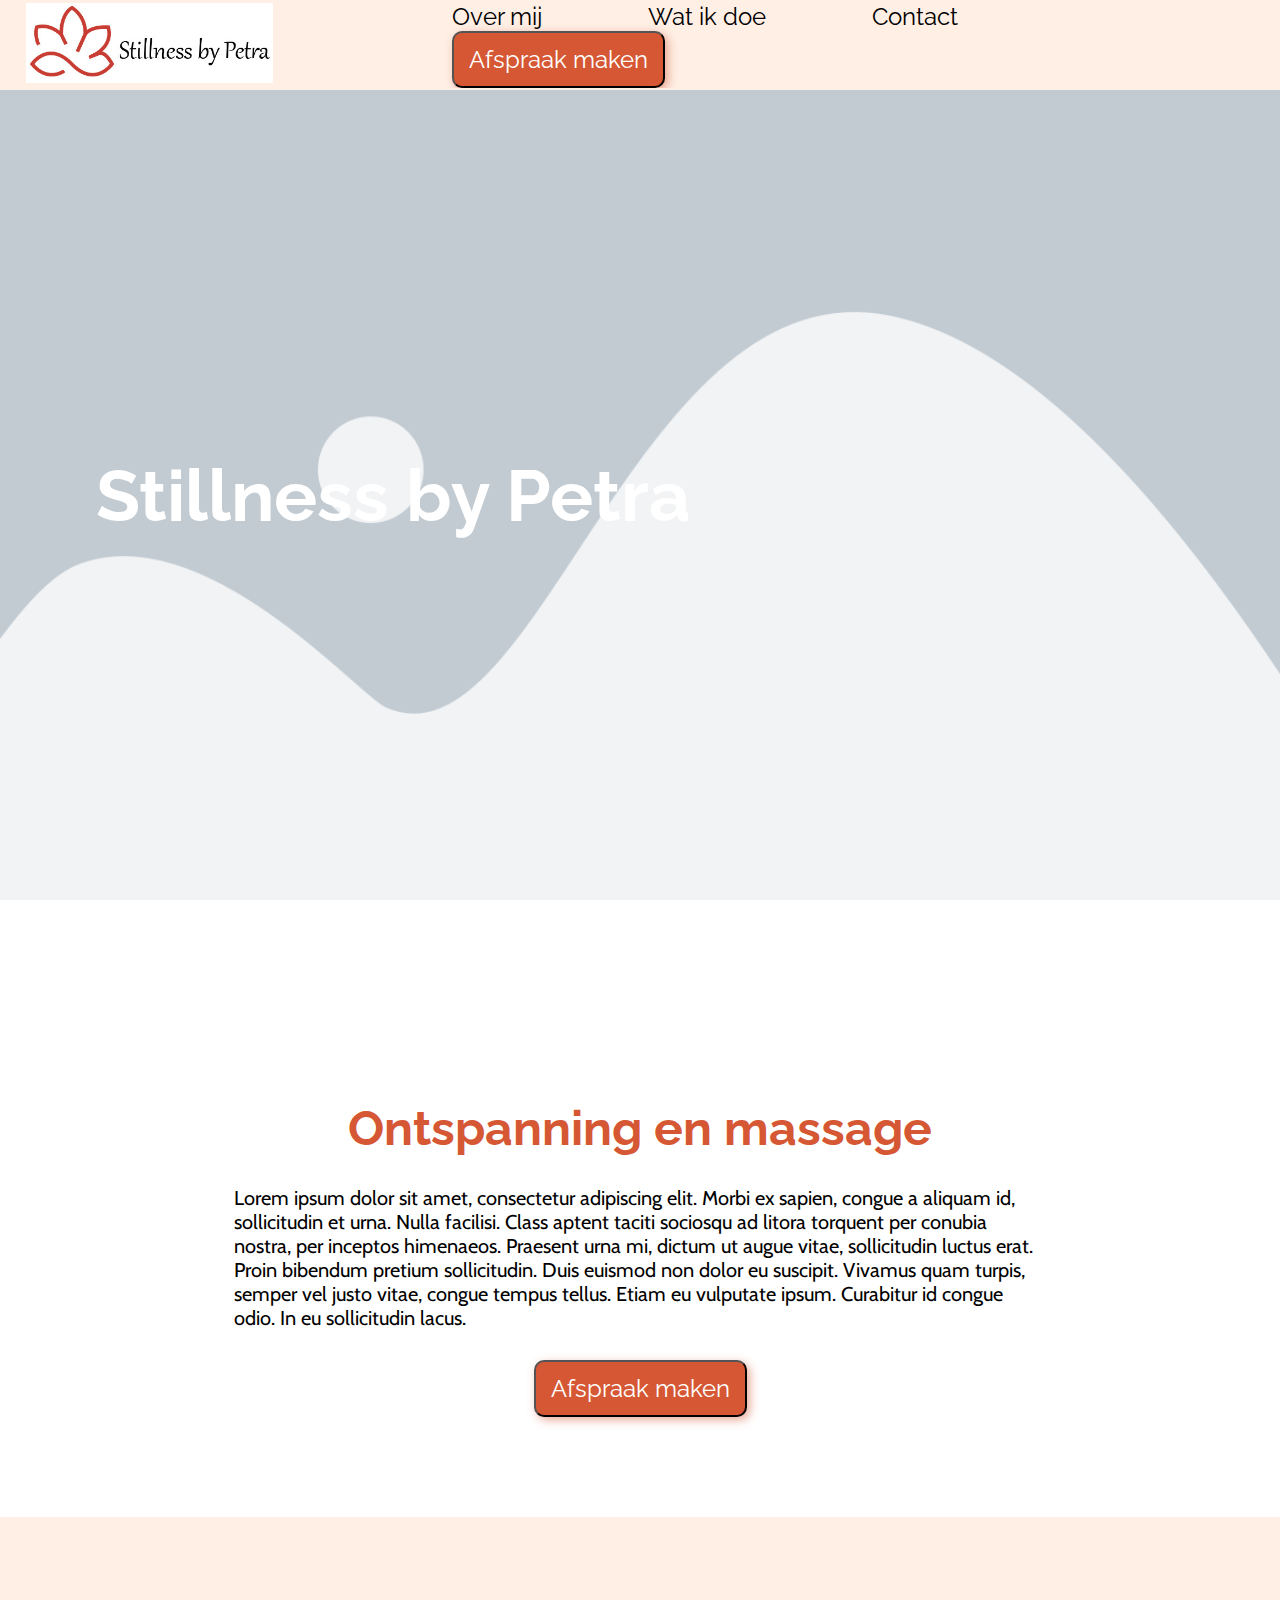
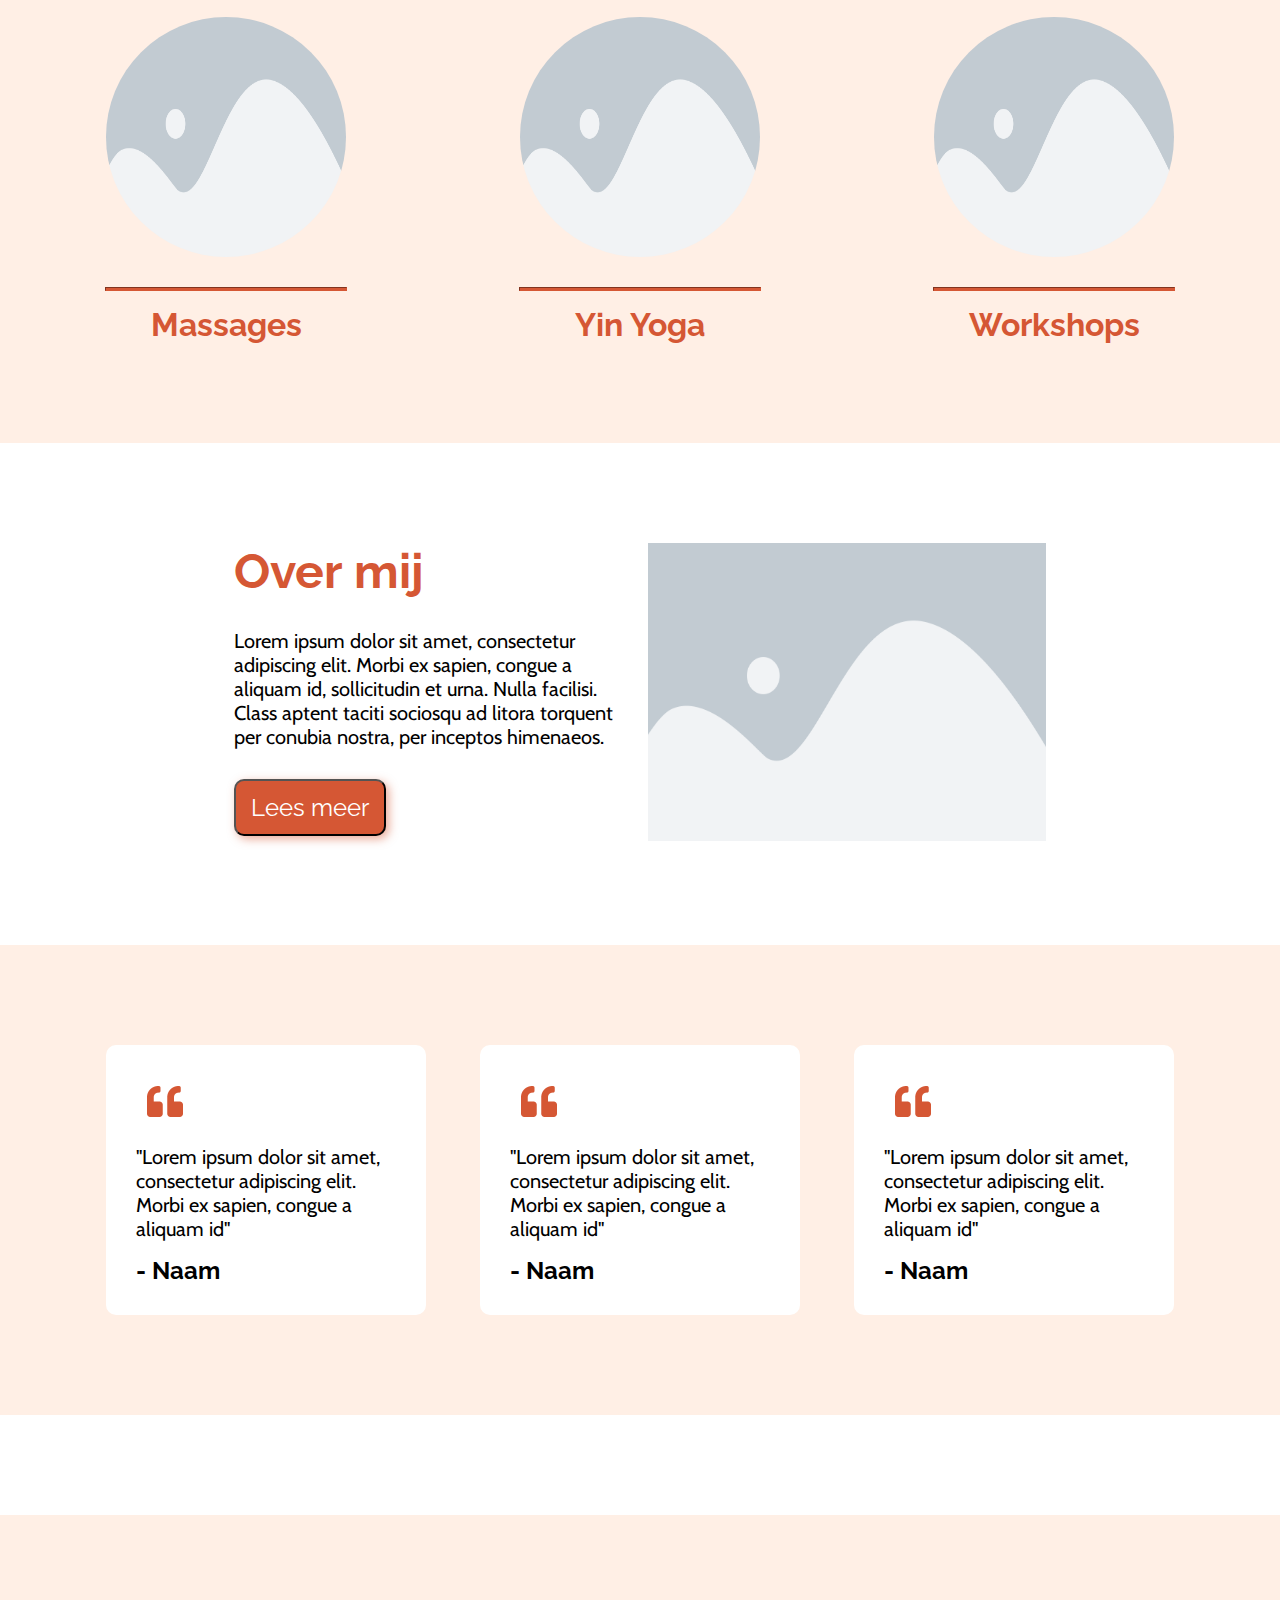
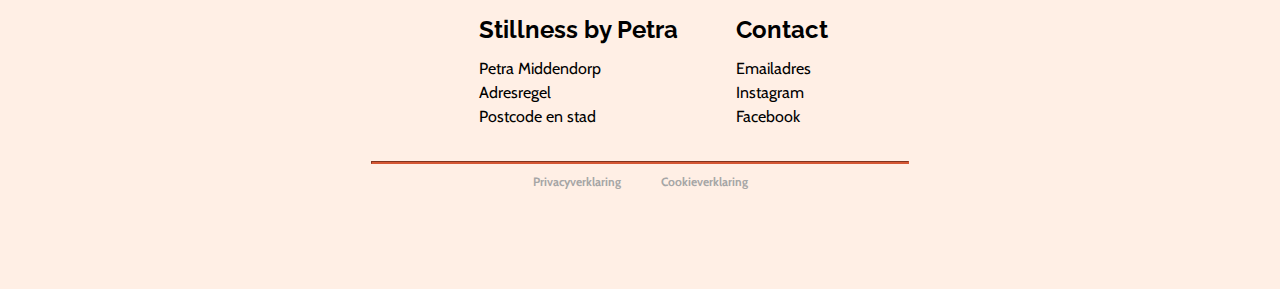
<file: index.html>
<!DOCTYPE html>
<html lang="nl">
    <head>
        <meta charset="UTF-8" />
        <title>Stillness by Petra</title>
        <link rel="stylesheet" href="css/main.css" />
        <link rel="stylesheet" href="css/index.css" />
    </head>
    <body>
        <nav id="navigatie">
            <section id="navigatieLinks">
                <img src="images/logo.png" id="logo"/>
            </section>
            <section id="navigatieRechts">
                <ul id="navigatieLijst">
                    <li><a href="html/overmij.html" >Over mij</a></li>
                    <li>Wat ik doe</li>
                    <li><a href="html/contact.html">Contact</a></li>
                    <li><button><a href="html/afspraakmaken.html">Afspraak maken</a></button></li>
                </ul>
            </section>
            
        </nav>
        <main>
            <section id="headerImage">
                <section id="headerText">
                    <h1>Stillness by Petra</h1>
                </section>
            </section>
            <section id="ontspanningEnMassage">
                <h2>Ontspanning en massage</h2>
                <p>Lorem ipsum dolor sit amet, consectetur adipiscing elit. Morbi ex sapien, congue a aliquam id, sollicitudin et urna. Nulla facilisi. Class aptent taciti sociosqu ad litora torquent per conubia nostra, per inceptos himenaeos. Praesent urna mi, dictum ut augue vitae, sollicitudin luctus erat. Proin bibendum pretium sollicitudin. Duis euismod non dolor eu suscipit. Vivamus quam turpis, semper vel justo vitae, congue tempus tellus. Etiam eu vulputate ipsum. Curabitur id congue odio. In eu sollicitudin lacus.</p>
                <button>Afspraak maken</button>
            </section>
            <section id="diensten">
                <section class="dienst" id="dienst1">
                    <img src="images/placeholder.png" />
                    <hr />
                    <h3>Massages</h3>
                </section>
                <section class="dienst" id="dienst2">
                    <img src="images/placeholder.png" />
                    <hr />
                    <h3>Yin Yoga</h3>
                </section>
                <section class="dienst" id="dienst3">
                    <img src="images/placeholder.png" />
                    <hr />
                    <h3>Workshops</h3>
                </section>
            </section>
            <section id="overMij">
                <section id="overMijTekst">
                    <h2>Over mij</h2>
                    <p>Lorem ipsum dolor sit amet, consectetur adipiscing elit. Morbi ex sapien, congue a aliquam id, sollicitudin et urna. Nulla facilisi. Class aptent taciti sociosqu ad litora torquent per conubia nostra, per inceptos himenaeos.</p>
                    <button>Lees meer</button>
                </section>
                <section id="overMijImage">
                    <img src="images/placeholder.png" />
                </section>
            </section>
            <section id="testimonials">
                <section class="testimonial" id="testimonial1">
                    <img src="images/quote.png" />
                    <p>"Lorem ipsum dolor sit amet, consectetur adipiscing elit. Morbi ex sapien, congue a aliquam id"</p>
                    <h4>- Naam</h4>
                </section>
                <section class="testimonial" id="testimonial2">
                    <img src="images/quote.png" />
                    <p>"Lorem ipsum dolor sit amet, consectetur adipiscing elit. Morbi ex sapien, congue a aliquam id"</p>
                    <h4>- Naam</h4>
                </section>
                <section class="testimonial" id="testimonial3">
                    <img src="images/quote.png" />
                    <p>"Lorem ipsum dolor sit amet, consectetur adipiscing elit. Morbi ex sapien, congue a aliquam id"</p>
                    <h4>- Naam</h4>
                </section>
            </section>
        </main>
        <footer id="footer">
            <section id="footerInfo">
                <section id="footerInfoPetra">
                    <h4>Stillness by Petra</h4>
                    <ul>
                        <li>Petra Middendorp</li>
                        <li>Adresregel</li>
                        <li>Postcode en stad</li>
                    </ul>
                </section>
                <section id="footerInfoContact">
                    <h4>Contact</h4>
                    <ul>
                        <li>Emailadres</li>
                        <li>Instagram</li>
                        <li>Facebook</li>
                    </ul>
                </section>
            </section>
            <hr />
            <section id="footerInfoVerklaringen">
                <h5>Privacyverklaring</h5>
                <h5>Cookieverklaring</h5>
            </section>
        </footer>
    </body>
</html>
</file>
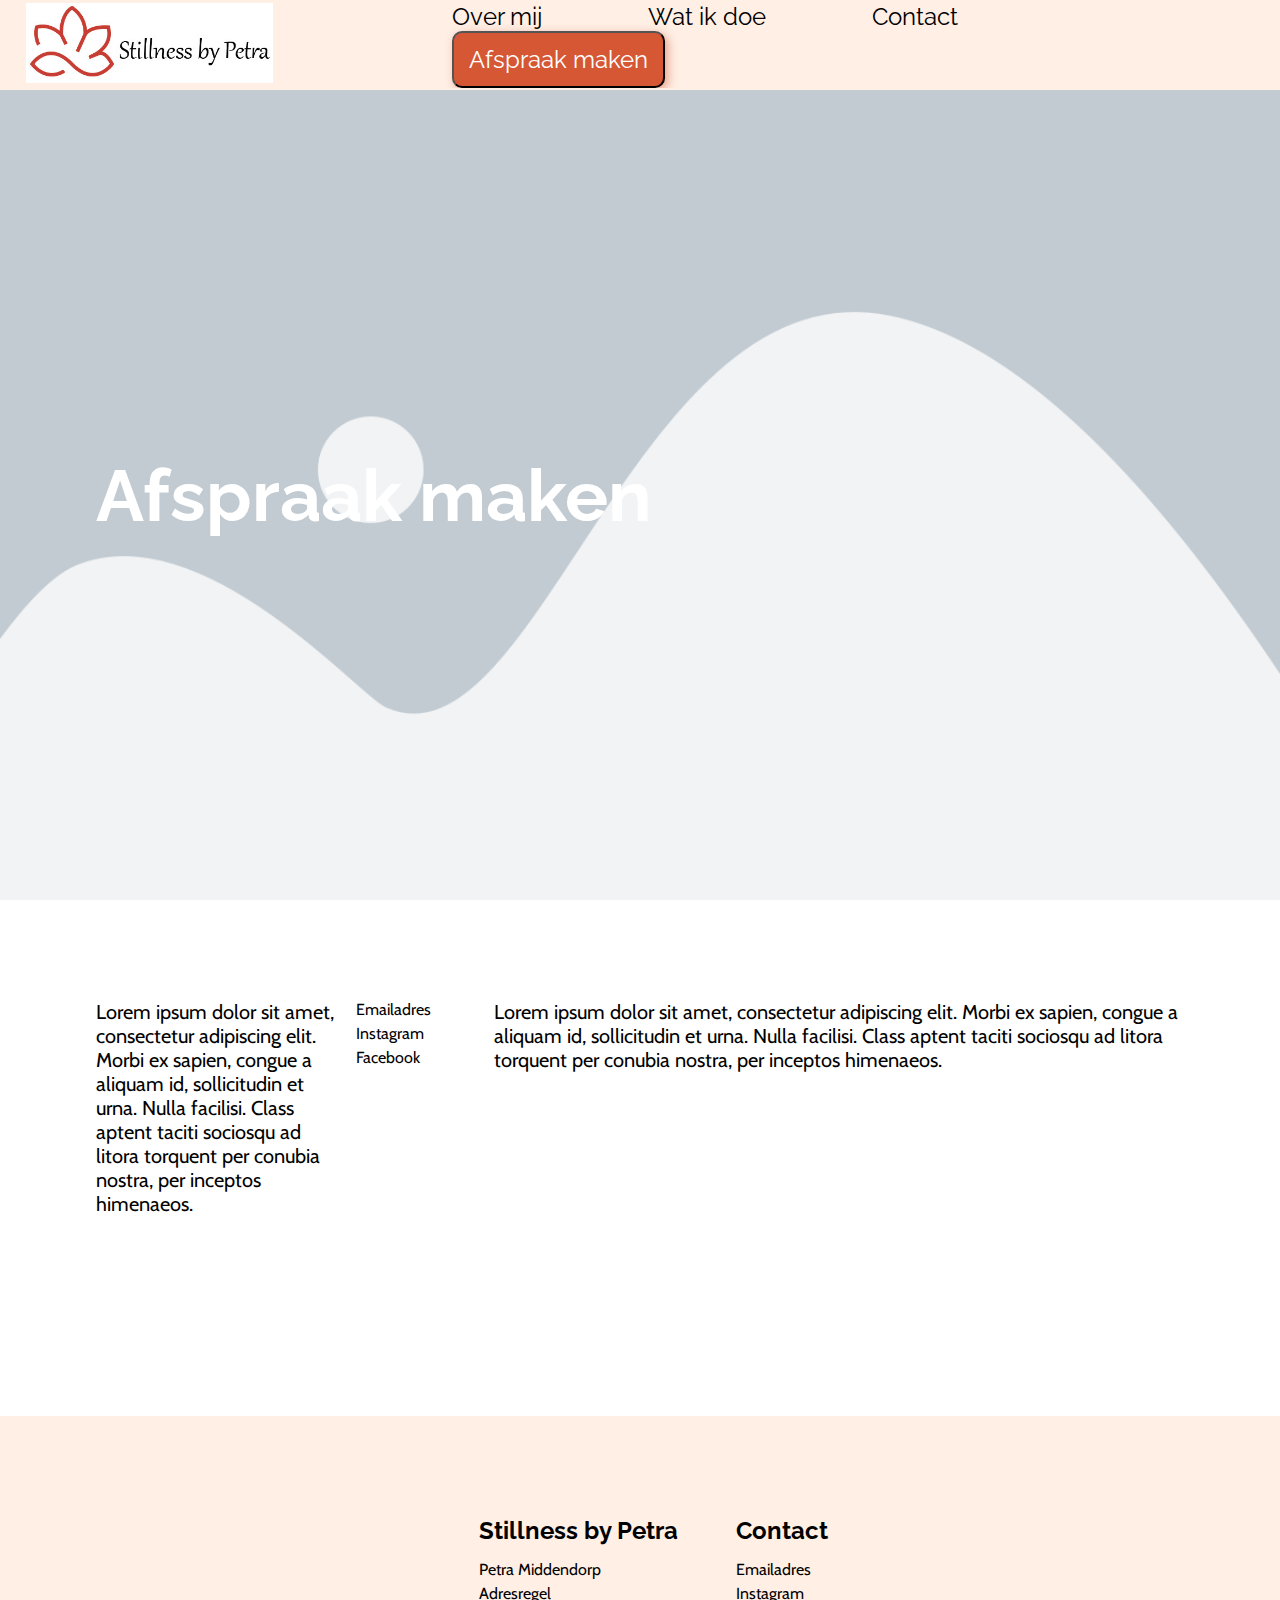
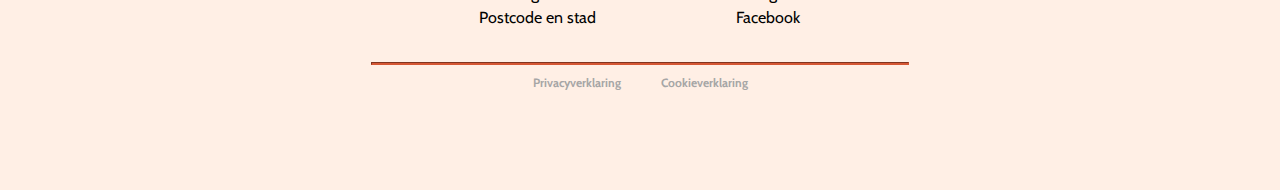
<file: html/afspraakmaken.html>
<!DOCTYPE html>
<html lang="nl">
    <head>
        <meta charset="UTF-8" />
        <title>Stillness by Petra</title>
        <link rel="stylesheet" href="../css/main.css" />
        <link rel="stylesheet" href="../css/afspraakmaken.css" />
    </head>
    <body>
        <nav id="navigatie">
            <section id="navigatieLinks">
                <a href="../index.html" ><img src="../images/logo.png" id="logo"/></a>
            </section>
            <section id="navigatieRechts">
                <ul id="navigatieLijst">
                    <li><a href="overmij.html">Over mij</a></li>
                    <li>Wat ik doe</li>
                    <li>Contact</li>
                    <li><button>Afspraak maken</button></li>
                </ul>
            </section>
            
        </nav>
        <main>
            <section id="headerImage">
                <section id="headerText">
                    <h1>Afspraak maken</h1>
                </section>
            </section>
            <section id="afspraakInfo">
                <section id="afspraakTekst">
                        <p>Lorem ipsum dolor sit amet, consectetur adipiscing elit. Morbi ex sapien, congue a aliquam id, sollicitudin et urna. Nulla facilisi. Class aptent taciti sociosqu ad litora torquent per conubia nostra, per inceptos himenaeos.</p>
                </section>
                <section id="afspraakSocials">
                    <ul>
                        <li>Emailadres</li>
                        <li>Instagram</li>
                        <li>Facebook</li>
                    </ul>
                </section>
                <section id="afspraakmaken">
                    <p>Lorem ipsum dolor sit amet, consectetur adipiscing elit. Morbi ex sapien, congue a aliquam id, sollicitudin et urna. Nulla facilisi. Class aptent taciti sociosqu ad litora torquent per conubia nostra, per inceptos himenaeos.</p>
                </section>
            </section>
        </main>
        <footer id="footer">
            <section id="footerInfo">
                <section id="footerInfoPetra">
                    <h4>Stillness by Petra</h4>
                    <ul>
                        <li>Petra Middendorp</li>
                        <li>Adresregel</li>
                        <li>Postcode en stad</li>
                    </ul>
                </section>
                <section id="footerInfoContact">
                    <h4>Contact</h4>
                    <ul>
                        <li>Emailadres</li>
                        <li>Instagram</li>
                        <li>Facebook</li>
                    </ul>
                </section>
            </section>
            <hr />
            <section id="footerInfoVerklaringen">
                <h5>Privacyverklaring</h5>
                <h5>Cookieverklaring</h5>
            </section>
        </footer>
    </body>
</html>
</file>
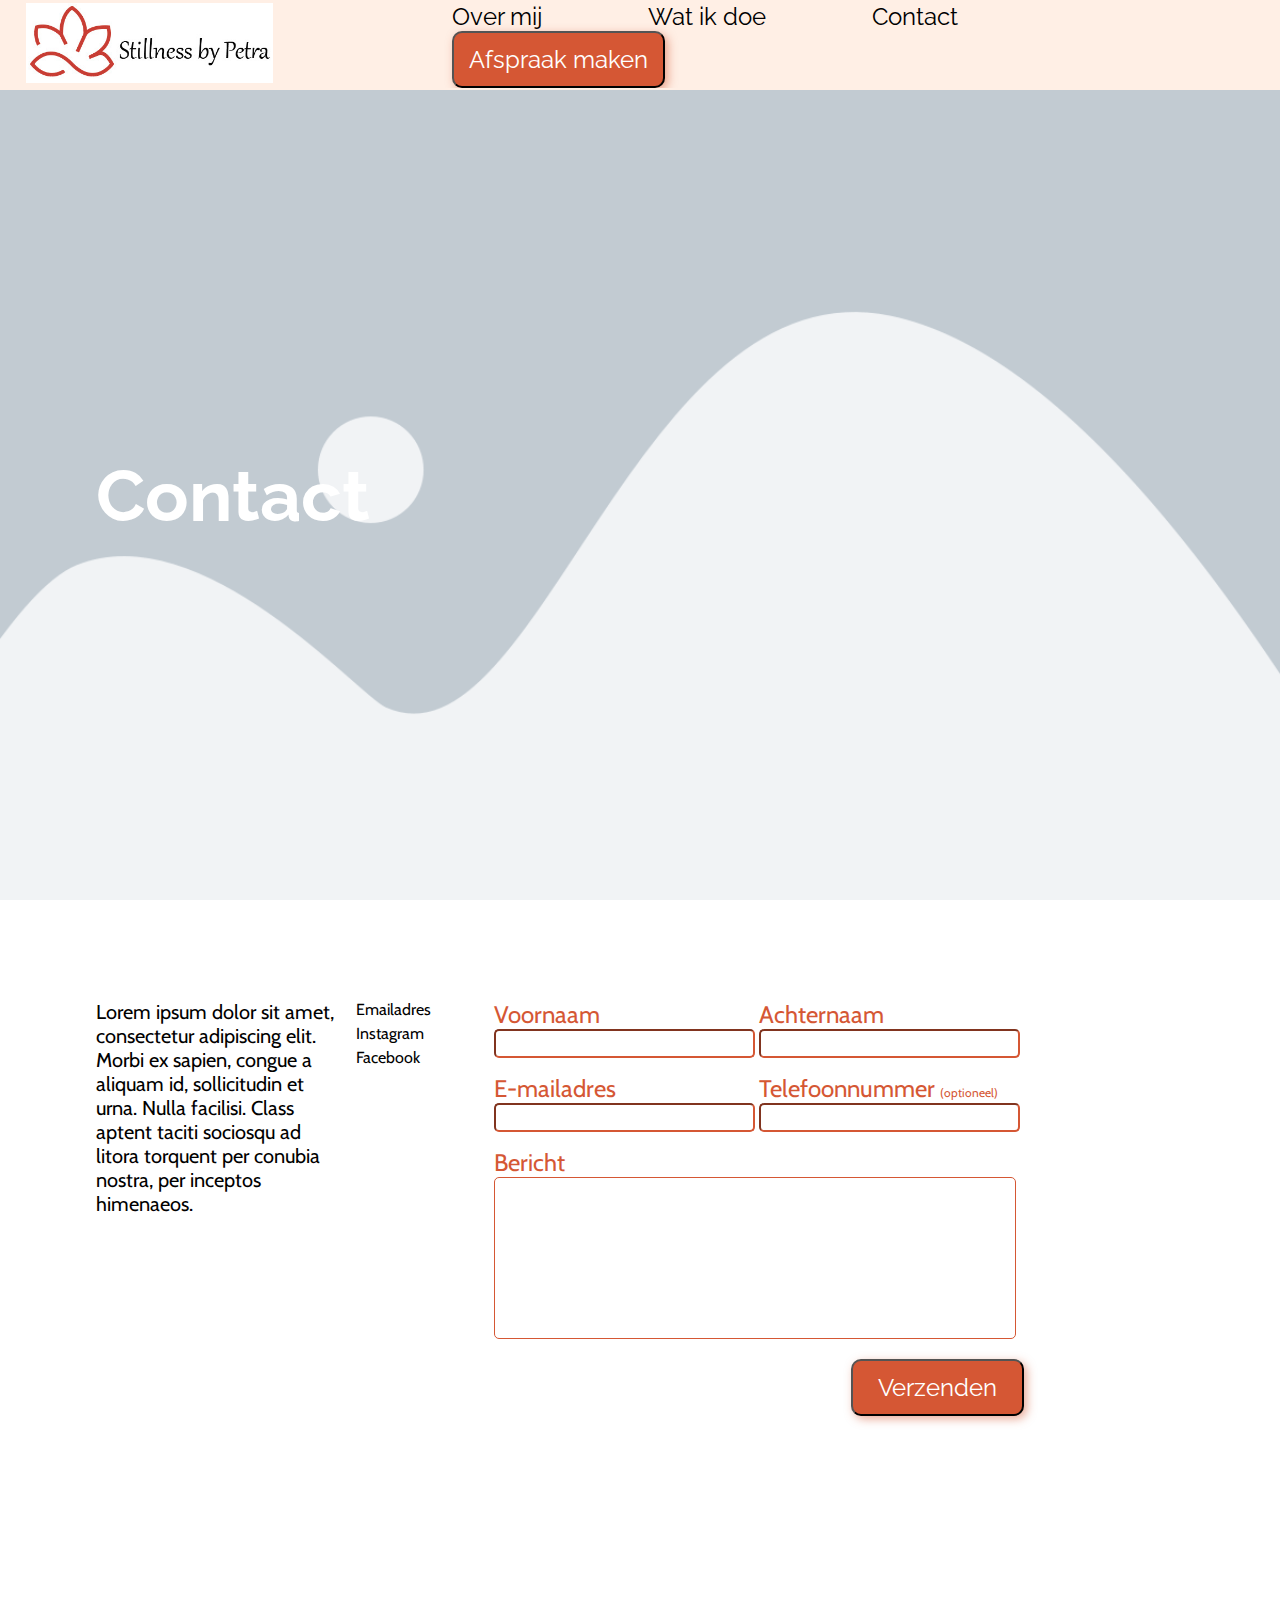
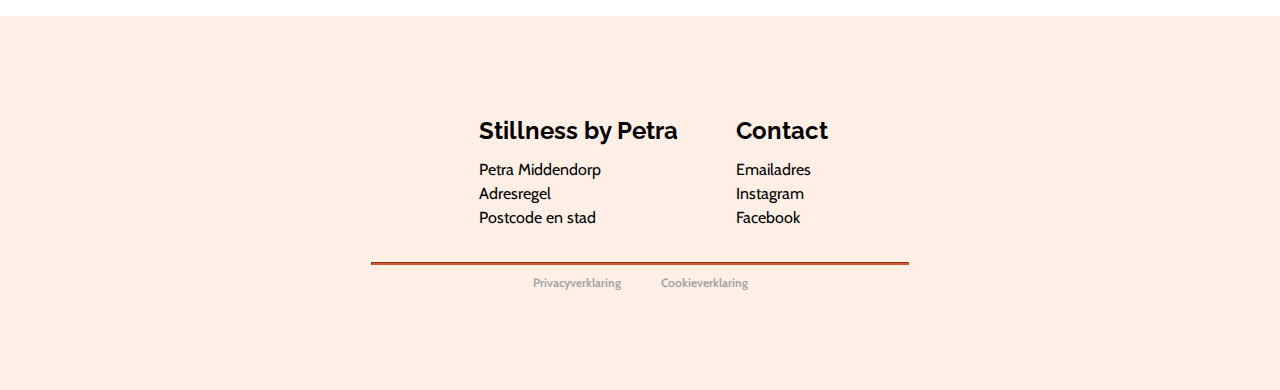
<file: html/contact.html>
<!DOCTYPE html>
<html lang="nl">
    <head>
        <meta charset="UTF-8" />
        <title>Stillness by Petra</title>
        <link rel="stylesheet" href="../css/main.css" />
        <link rel="stylesheet" href="../css/contact.css" />
    </head>
    <body>
        <nav id="navigatie">
            <section id="navigatieLinks">
                <a href="../index.html" ><img src="../images/logo.png" id="logo"/></a>
            </section>
            <section id="navigatieRechts">
                <ul id="navigatieLijst">
                    <li><a href="overmij.html">Over mij</a></li>
                    <li>Wat ik doe</li>
                    <li>Contact</li>
                    <li><button>Afspraak maken</button></li>
                </ul>
            </section>
            
        </nav>
        <main>
            <section id="headerImage">
                <section id="headerText">
                    <h1>Contact</h1>
                </section>
            </section>
            <section id="contactInfo">
                <section id="contactTekst">
                        <p>Lorem ipsum dolor sit amet, consectetur adipiscing elit. Morbi ex sapien, congue a aliquam id, sollicitudin et urna. Nulla facilisi. Class aptent taciti sociosqu ad litora torquent per conubia nostra, per inceptos himenaeos.</p>
                </section>
                <section id="contactSocials">
                    <ul>
                        <li>Emailadres</li>
                        <li>Instagram</li>
                        <li>Facebook</li>
                    </ul>
                </section>
                <section id="contact">
                    <section id="contactForm">
                        <form>
                            <section id="boven">
                                <section class="links">
                                    <label for="voornaam">Voornaam</label>
                                    <input type="text" id="voornaam"/>
                                </section>
                                <section class="rechts">
                                    <label for="achternam">Achternaam</label>
                                    <input type="text" id="achternaam"/>
                                </section>
                            </section>
                            <section id="midden-boven">
                                <section class="links">
                                    <label for="email">E-mailadres</label>
                                    <input type="email" id="email"/>
                                </section>
                                <section class="rechts">
                                    <label for="telefoonnummer">Telefoonnummer <span>(optioneel)</span></label>
                                    <input type="text" id="telefoonnummer"/>
                                </section>
                            </section>
                            <section id="midden-onder">
                                <label for="bericht">Bericht</label>
                                <textarea id="bericht"></textarea>
                            </section>
                            <section id="onder">
                                <button type="submit">Verzenden</button>
                            </section>
                        </form>
                    </section>     
                </section>
            </section>
        </main>
        <footer id="footer">
            <section id="footerInfo">
                <section id="footerInfoPetra">
                    <h4>Stillness by Petra</h4>
                    <ul>
                        <li>Petra Middendorp</li>
                        <li>Adresregel</li>
                        <li>Postcode en stad</li>
                    </ul>
                </section>
                <section id="footerInfoContact">
                    <h4>Contact</h4>
                    <ul>
                        <li>Emailadres</li>
                        <li>Instagram</li>
                        <li>Facebook</li>
                    </ul>
                </section>
            </section>
            <hr />
            <section id="footerInfoVerklaringen">
                <h5>Privacyverklaring</h5>
                <h5>Cookieverklaring</h5>
            </section>
        </footer>
    </body>
</html>
</file>
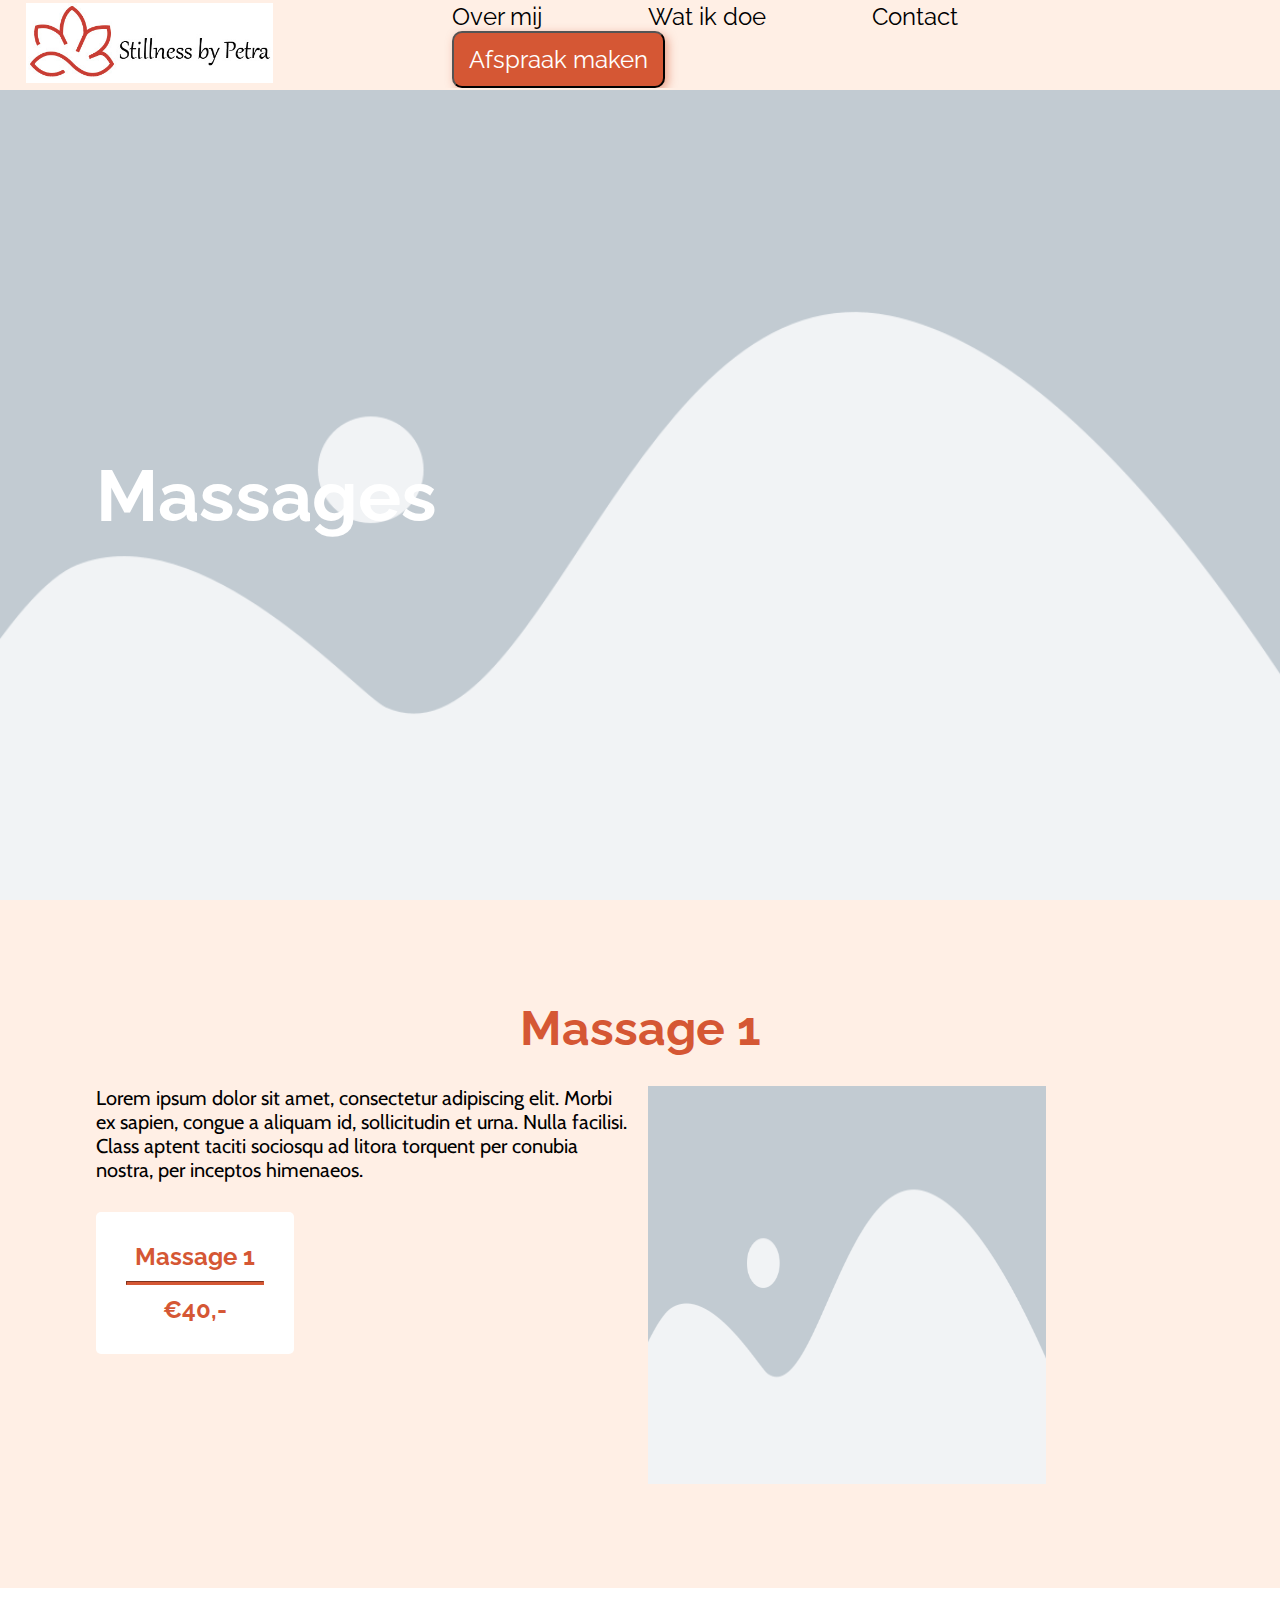
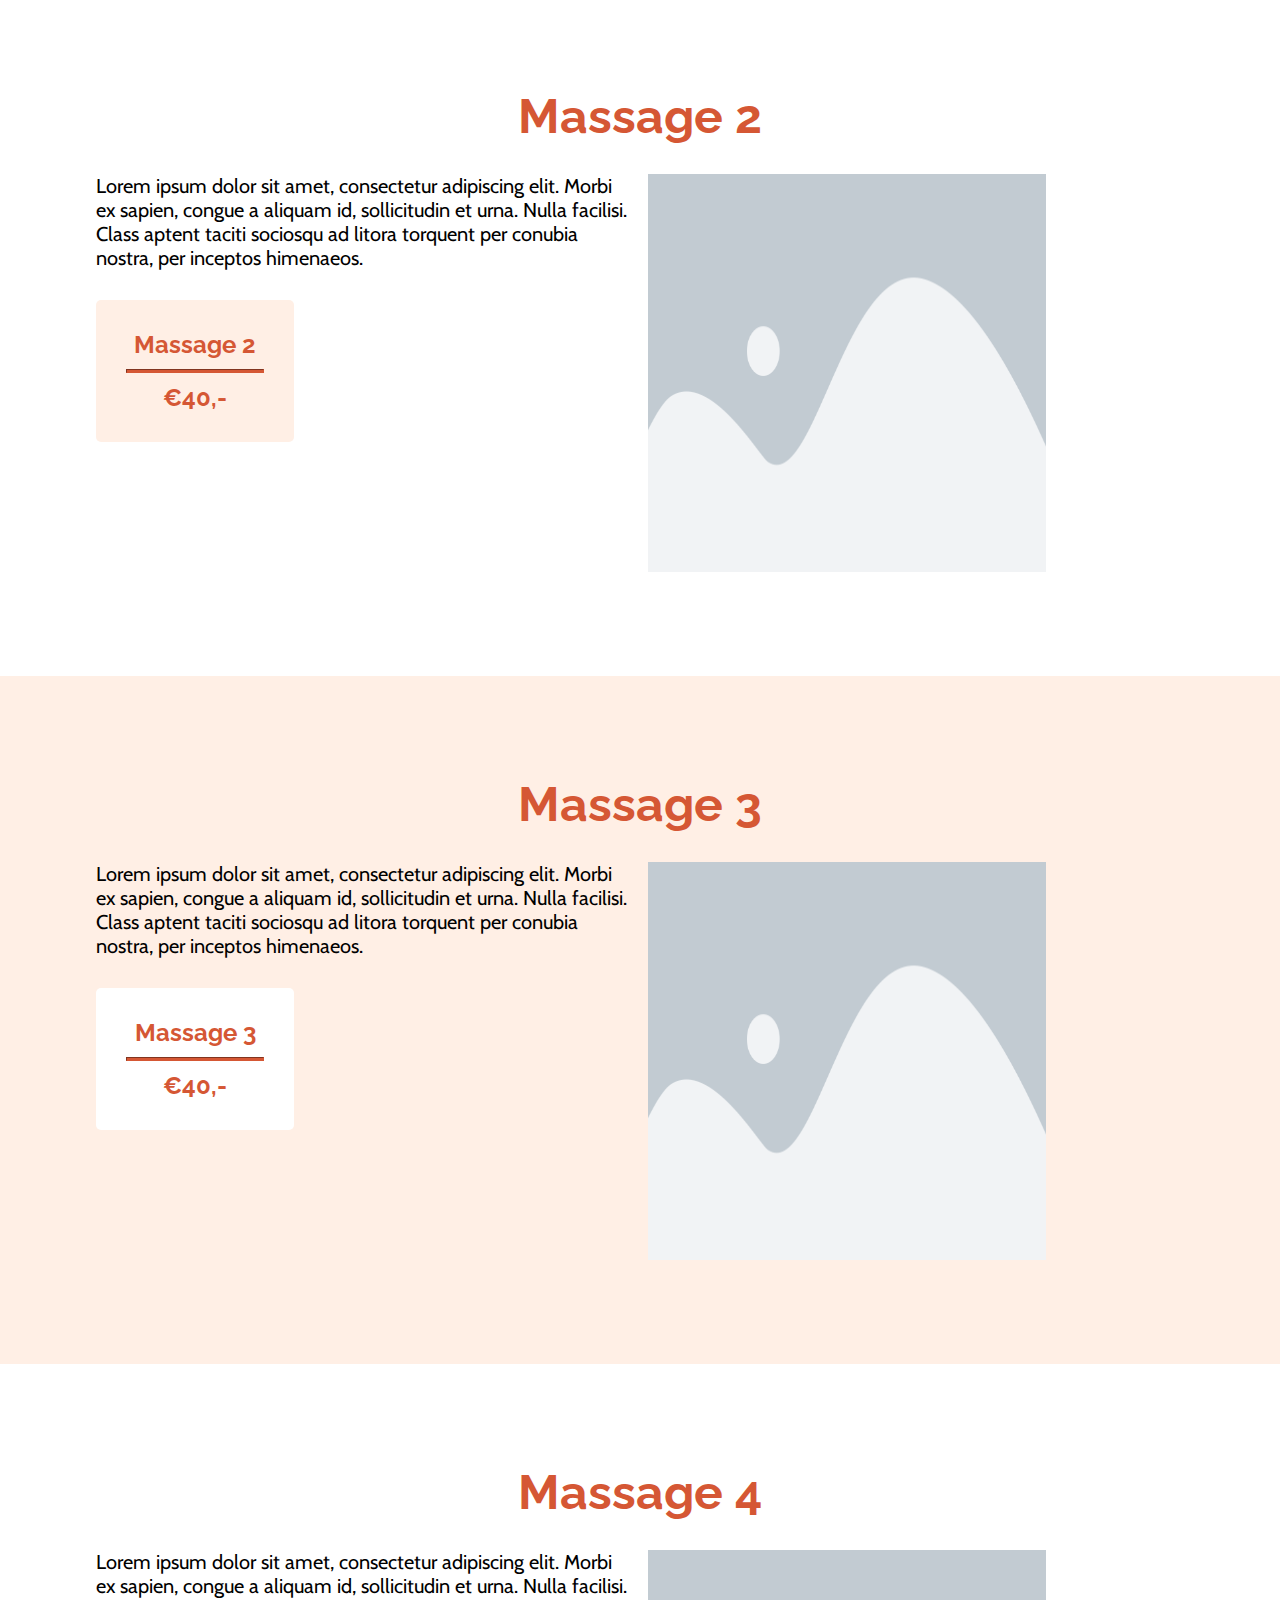
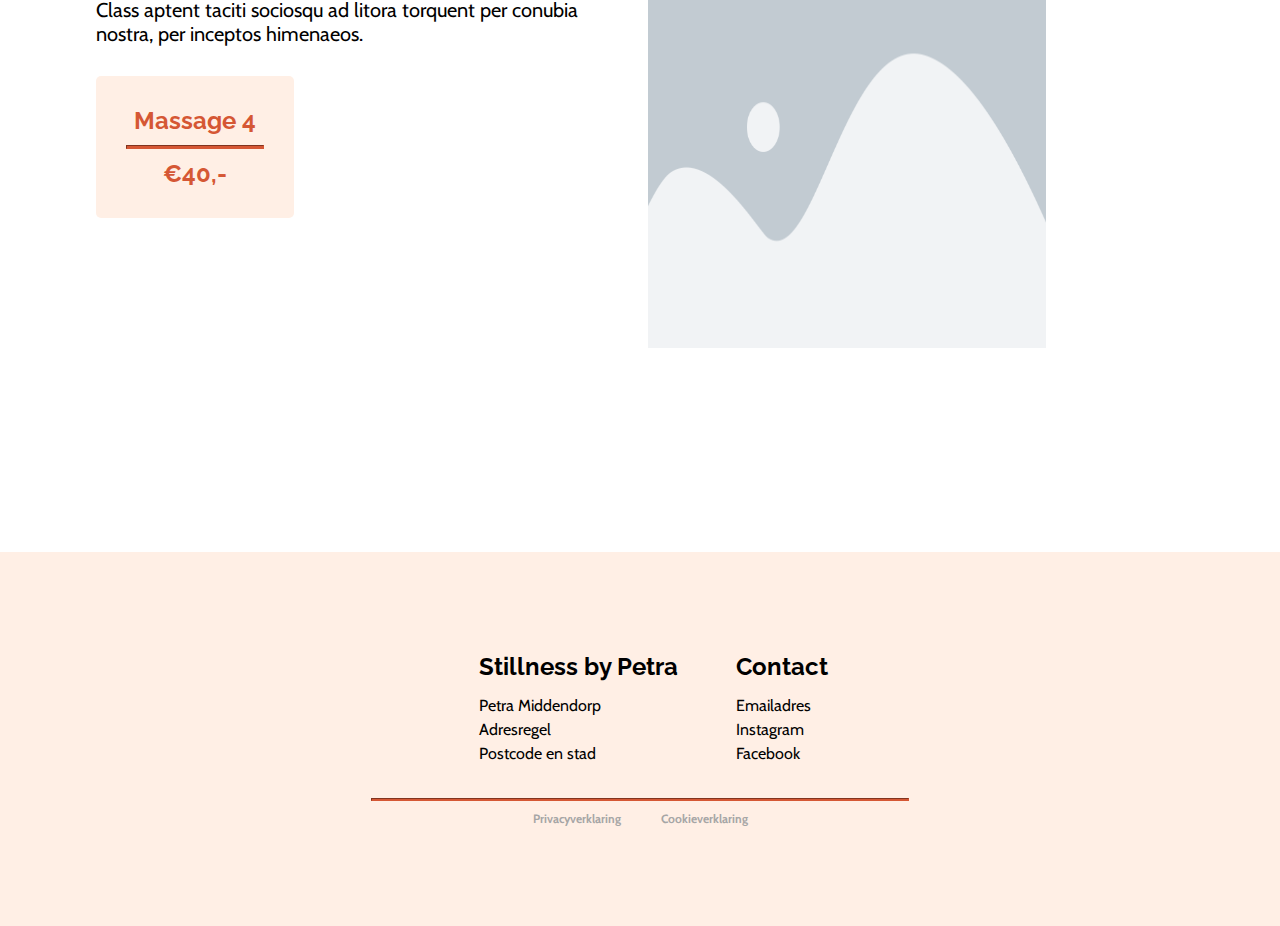
<file: html/massages.html>
<!DOCTYPE html>
<html lang="nl">
    <head>
        <meta charset="UTF-8" />
        <title>Stillness by Petra</title>
        <link rel="stylesheet" href="../css/main.css" />
        <link rel="stylesheet" href="../css/massages.css" />
    </head>
    <body>
        <nav id="navigatie">
            <section id="navigatieLinks">
                <a href="../index.html" ><img src="../images/logo.png" id="logo"/></a>
            </section>
            <section id="navigatieRechts">
                <ul id="navigatieLijst">
                    <li><a href="overmij.html">Over mij</a></li>
                    <li>Wat ik doe</li>
                    <li>Contact</li>
                    <li><button>Afspraak maken</button></li>
                </ul>
            </section>
            
        </nav>
        <main>
            <section id="headerImage">
                <section id="headerText">
                    <h1>Massages</h1>
                </section>
            </section>
            
            <section id="massage1">
                <h2>Massage 1</h2>
                <section id="massage1Info">
                    <section id="massage1Tekst">
                        <p>Lorem ipsum dolor sit amet, consectetur adipiscing elit. Morbi ex sapien, congue a aliquam id, sollicitudin et urna. Nulla facilisi. Class aptent taciti sociosqu ad litora torquent per conubia nostra, per inceptos himenaeos.</p>
                        <div id="massage1Prijs">
                            <h4>Massage 1</h4>
                            <hr />
                            <h4>€40,-</h4>
                        </div>
                    </section>
                    <section id="massage1Image">
                        <img src="../images/placeholder.png" />
                    </section>
                </section>
            </section>
            
            <section id="massage2">
                <h2>Massage 2</h2>
                <section id="massage2Info">
                    <section id="massage2Tekst">
                        <p>Lorem ipsum dolor sit amet, consectetur adipiscing elit. Morbi ex sapien, congue a aliquam id, sollicitudin et urna. Nulla facilisi. Class aptent taciti sociosqu ad litora torquent per conubia nostra, per inceptos himenaeos.</p>
                        <div id="massage2Prijs">
                            <h4>Massage 2</h4>
                            <hr />
                            <h4>€40,-</h4>
                        </div>
                    </section>
                    <section id="massage2Image">
                        <img src="../images/placeholder.png" />
                    </section>
                </section>
            </section>
            
            <section id="massage3">
                <h2>Massage 3</h2>
                <section id="massage3Info">
                    <section id="massage3Tekst">
                        <p>Lorem ipsum dolor sit amet, consectetur adipiscing elit. Morbi ex sapien, congue a aliquam id, sollicitudin et urna. Nulla facilisi. Class aptent taciti sociosqu ad litora torquent per conubia nostra, per inceptos himenaeos.</p>
                        <div id="massage3Prijs">
                            <h4>Massage 3</h4>
                            <hr />
                            <h4>€40,-</h4>
                        </div>
                    </section>
                    <section id="massage3Image">
                        <img src="../images/placeholder.png" />
                    </section>
                </section>
            </section>
            
            <section id="massage4">
                <h2>Massage 4</h2>
                <section id="massage4Info">
                    <section id="massage4Tekst">
                        <p>Lorem ipsum dolor sit amet, consectetur adipiscing elit. Morbi ex sapien, congue a aliquam id, sollicitudin et urna. Nulla facilisi. Class aptent taciti sociosqu ad litora torquent per conubia nostra, per inceptos himenaeos.</p>
                        <div id="massage4Prijs">
                            <h4>Massage 4</h4>
                            <hr />
                            <h4>€40,-</h4>
                        </div>
                    </section>
                    <section id="massage4Image">
                        <img src="../images/placeholder.png" />
                    </section>
                </section>
            </section>
            
        </main>
        <footer id="footer">
            <section id="footerInfo">
                <section id="footerInfoPetra">
                    <h4>Stillness by Petra</h4>
                    <ul>
                        <li>Petra Middendorp</li>
                        <li>Adresregel</li>
                        <li>Postcode en stad</li>
                    </ul>
                </section>
                <section id="footerInfoContact">
                    <h4>Contact</h4>
                    <ul>
                        <li>Emailadres</li>
                        <li>Instagram</li>
                        <li>Facebook</li>
                    </ul>
                </section>
            </section>
            <hr />
            <section id="footerInfoVerklaringen">
                <h5>Privacyverklaring</h5>
                <h5>Cookieverklaring</h5>
            </section>
        </footer>
    </body>
</html>
</file>
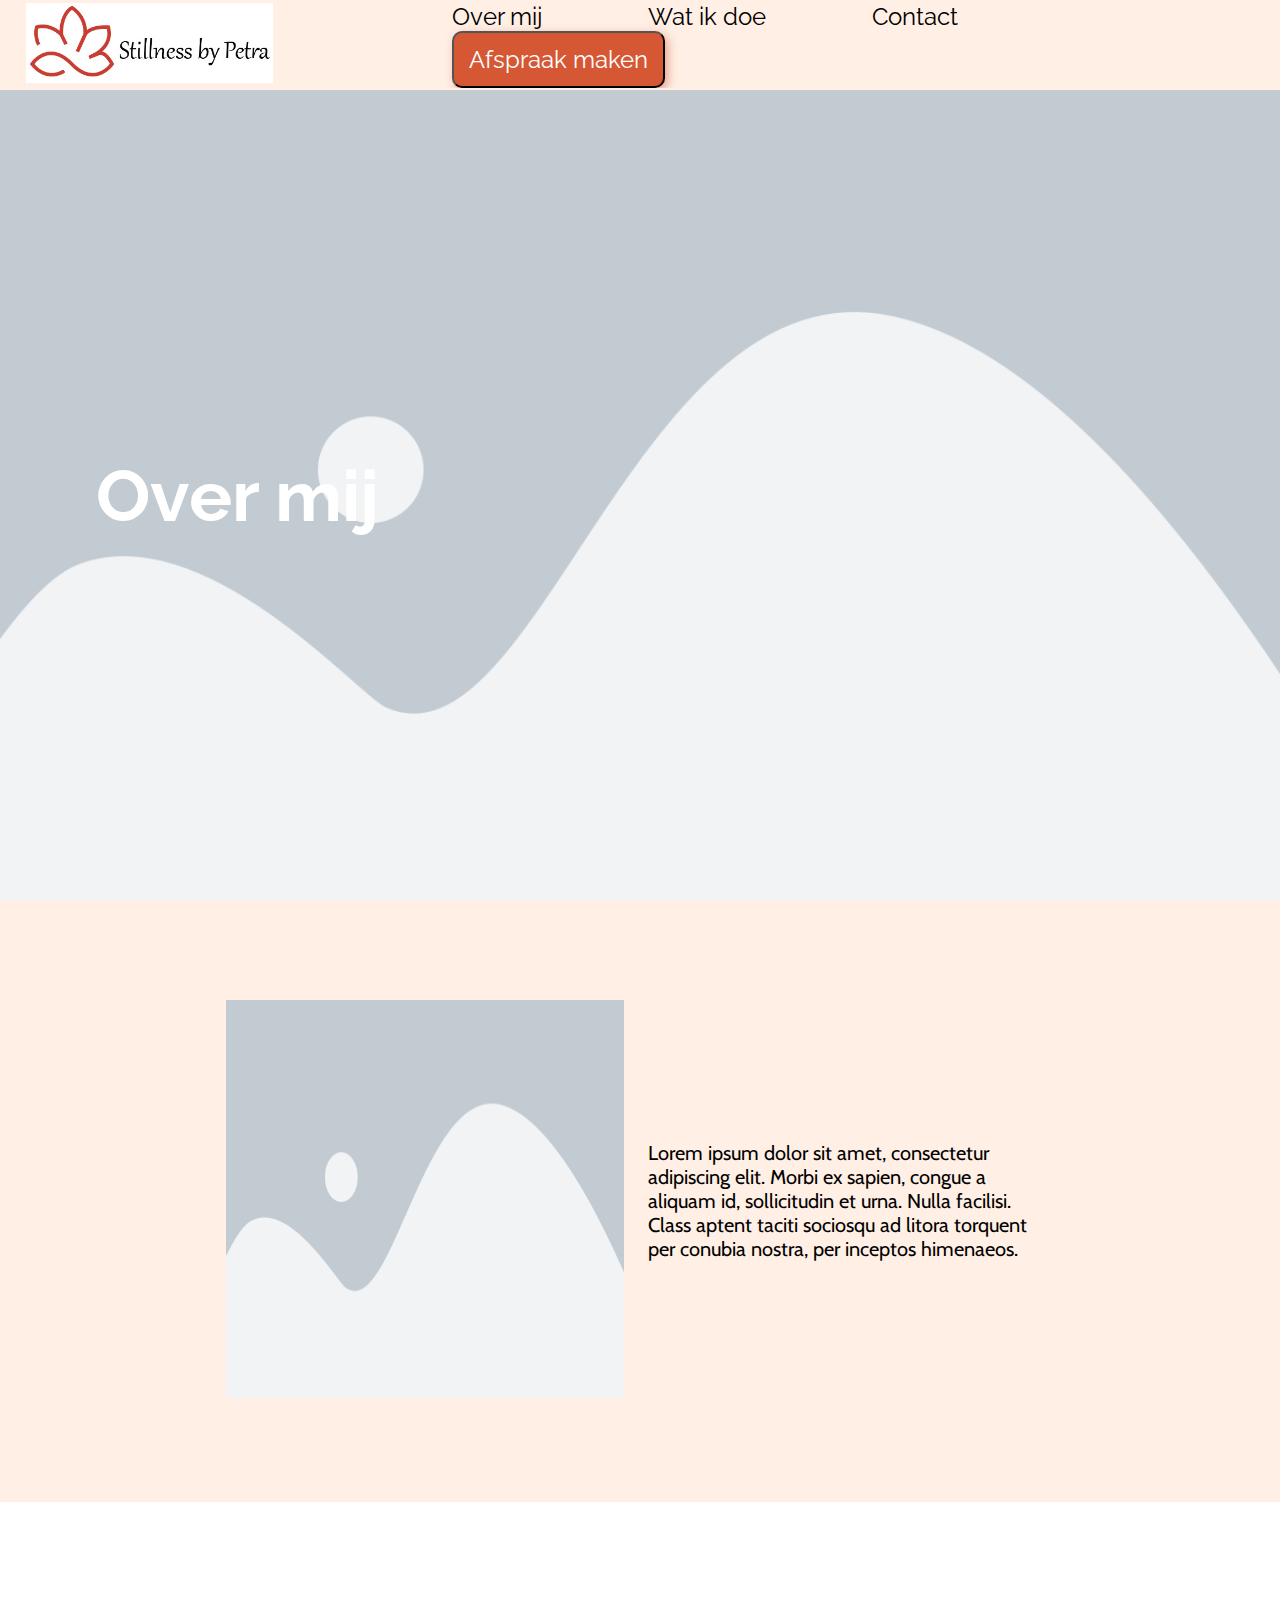
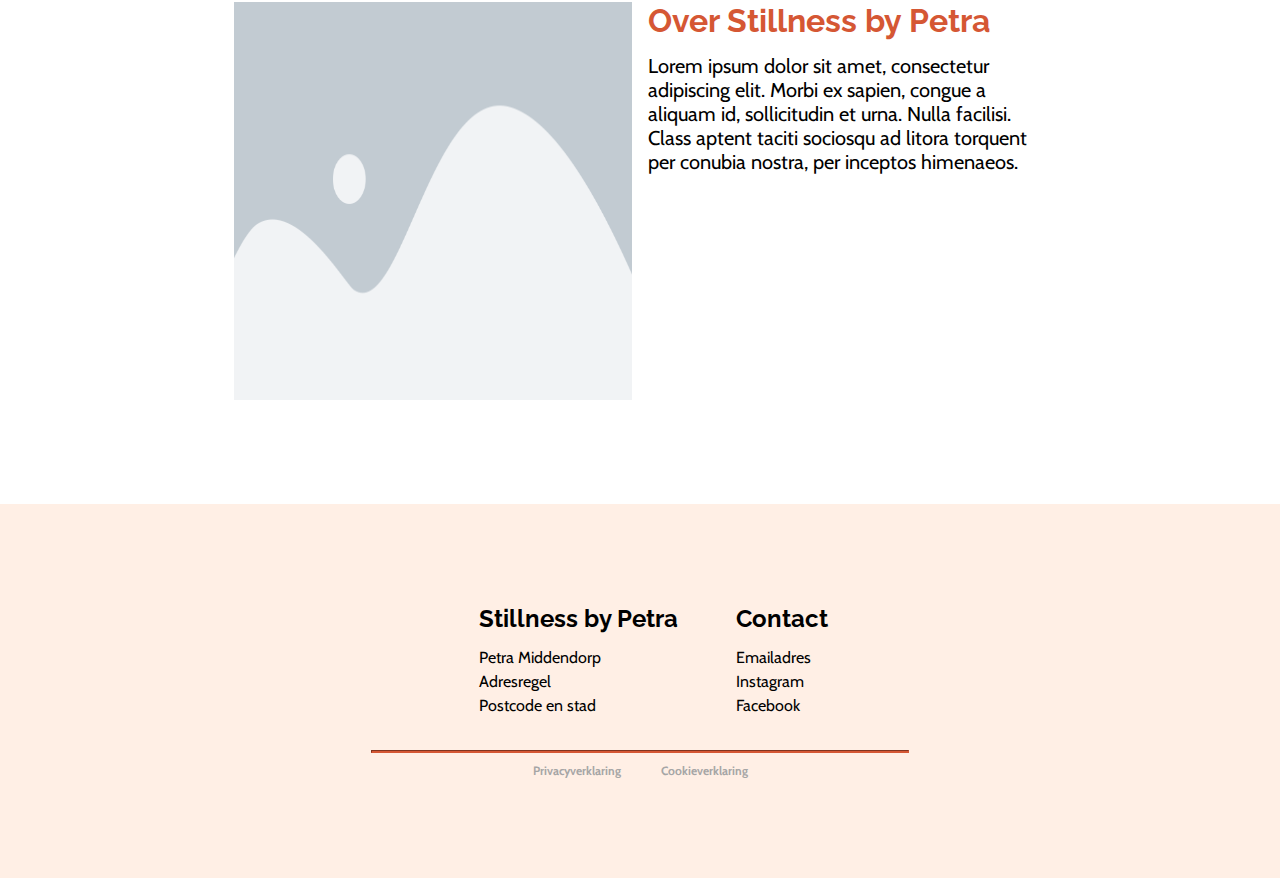
<file: html/overmij.html>
<!DOCTYPE html>
<html lang="nl">
    <head>
        <meta charset="UTF-8" />
        <title>Stillness by Petra</title>
        <link rel="stylesheet" href="../css/main.css" />
        <link rel="stylesheet" href="../css/overmij.css" />
    </head>
    <body>
        <nav id="navigatie">
            <section id="navigatieLinks">
                <a href="../index.html" ><img src="../images/logo.png" id="logo"/></a>
            </section>
            <section id="navigatieRechts">
                <ul id="navigatieLijst">
                    <li>Over mij</li>
                    <li>Wat ik doe</li>
                    <li>Contact</li>
                    <li><button>Afspraak maken</button></li>
                </ul>
            </section>
            
        </nav>
        <main>
            <section id="headerImage">
                <section id="headerText">
                    <h1>Over mij</h1>
                </section>
            </section>
            <section id="overMij">
                <section id="overMijImage">
                    <img src="../images/placeholder.png" />
                </section>
                <section id="overMijTekst">
                    <p>Lorem ipsum dolor sit amet, consectetur adipiscing elit. Morbi ex sapien, congue a aliquam id, sollicitudin et urna. Nulla facilisi. Class aptent taciti sociosqu ad litora torquent per conubia nostra, per inceptos himenaeos.</p>
                </section>
            </section>
            <section id="overStillnessByPetra">
                <section id="overStillnessByPetraImage">
                    <img src="../images/placeholder.png" />
                </section>
                <section id="overStillnessByPetraTekst">
                    <h3>Over Stillness by Petra</h3>
                    <p>Lorem ipsum dolor sit amet, consectetur adipiscing elit. Morbi ex sapien, congue a aliquam id, sollicitudin et urna. Nulla facilisi. Class aptent taciti sociosqu ad litora torquent per conubia nostra, per inceptos himenaeos.</p>
                </section>
                
            </section>
        </main>
        <footer id="footer">
            <section id="footerInfo">
                <section id="footerInfoPetra">
                    <h4>Stillness by Petra</h4>
                    <ul>
                        <li>Petra Middendorp</li>
                        <li>Adresregel</li>
                        <li>Postcode en stad</li>
                    </ul>
                </section>
                <section id="footerInfoContact">
                    <h4>Contact</h4>
                    <ul>
                        <li>Emailadres</li>
                        <li>Instagram</li>
                        <li>Facebook</li>
                    </ul>
                </section>
            </section>
            <hr />
            <section id="footerInfoVerklaringen">
                <h5>Privacyverklaring</h5>
                <h5>Cookieverklaring</h5>
            </section>
        </footer>
    </body>
</html>
</file>
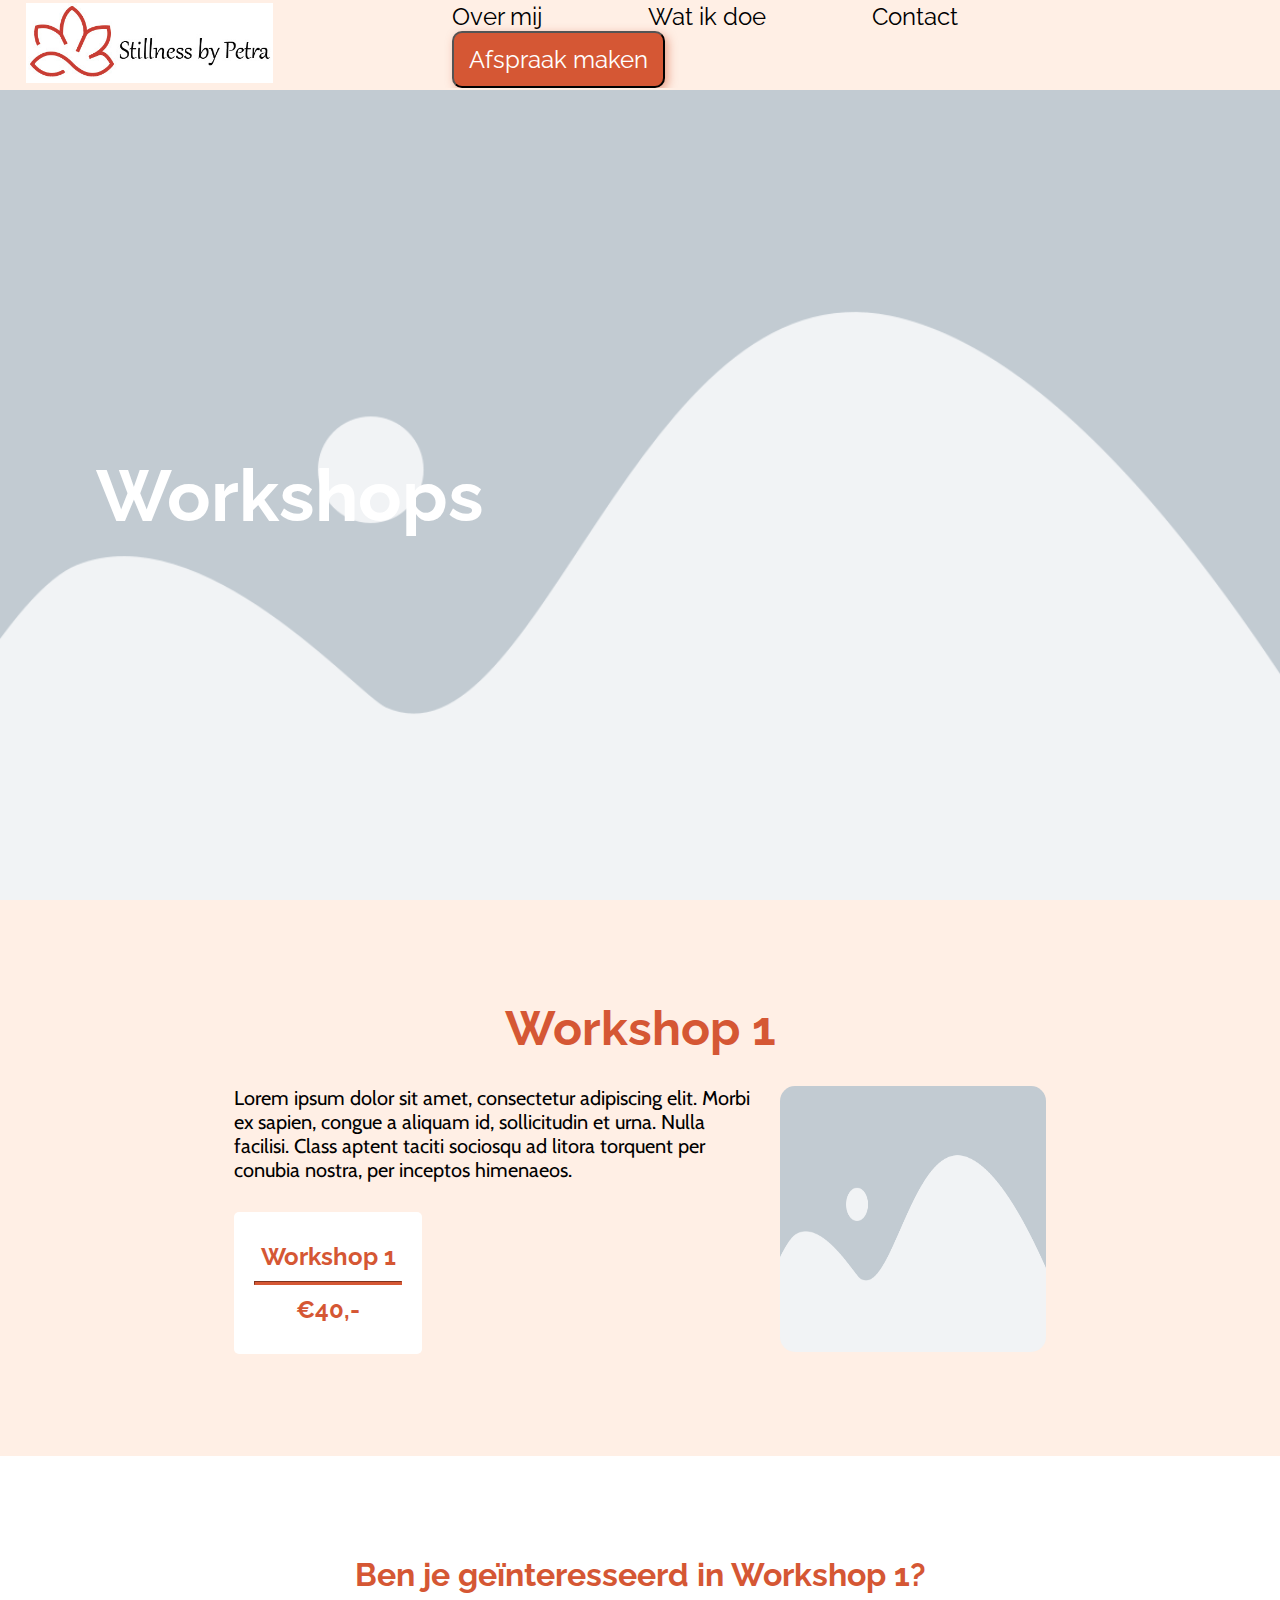
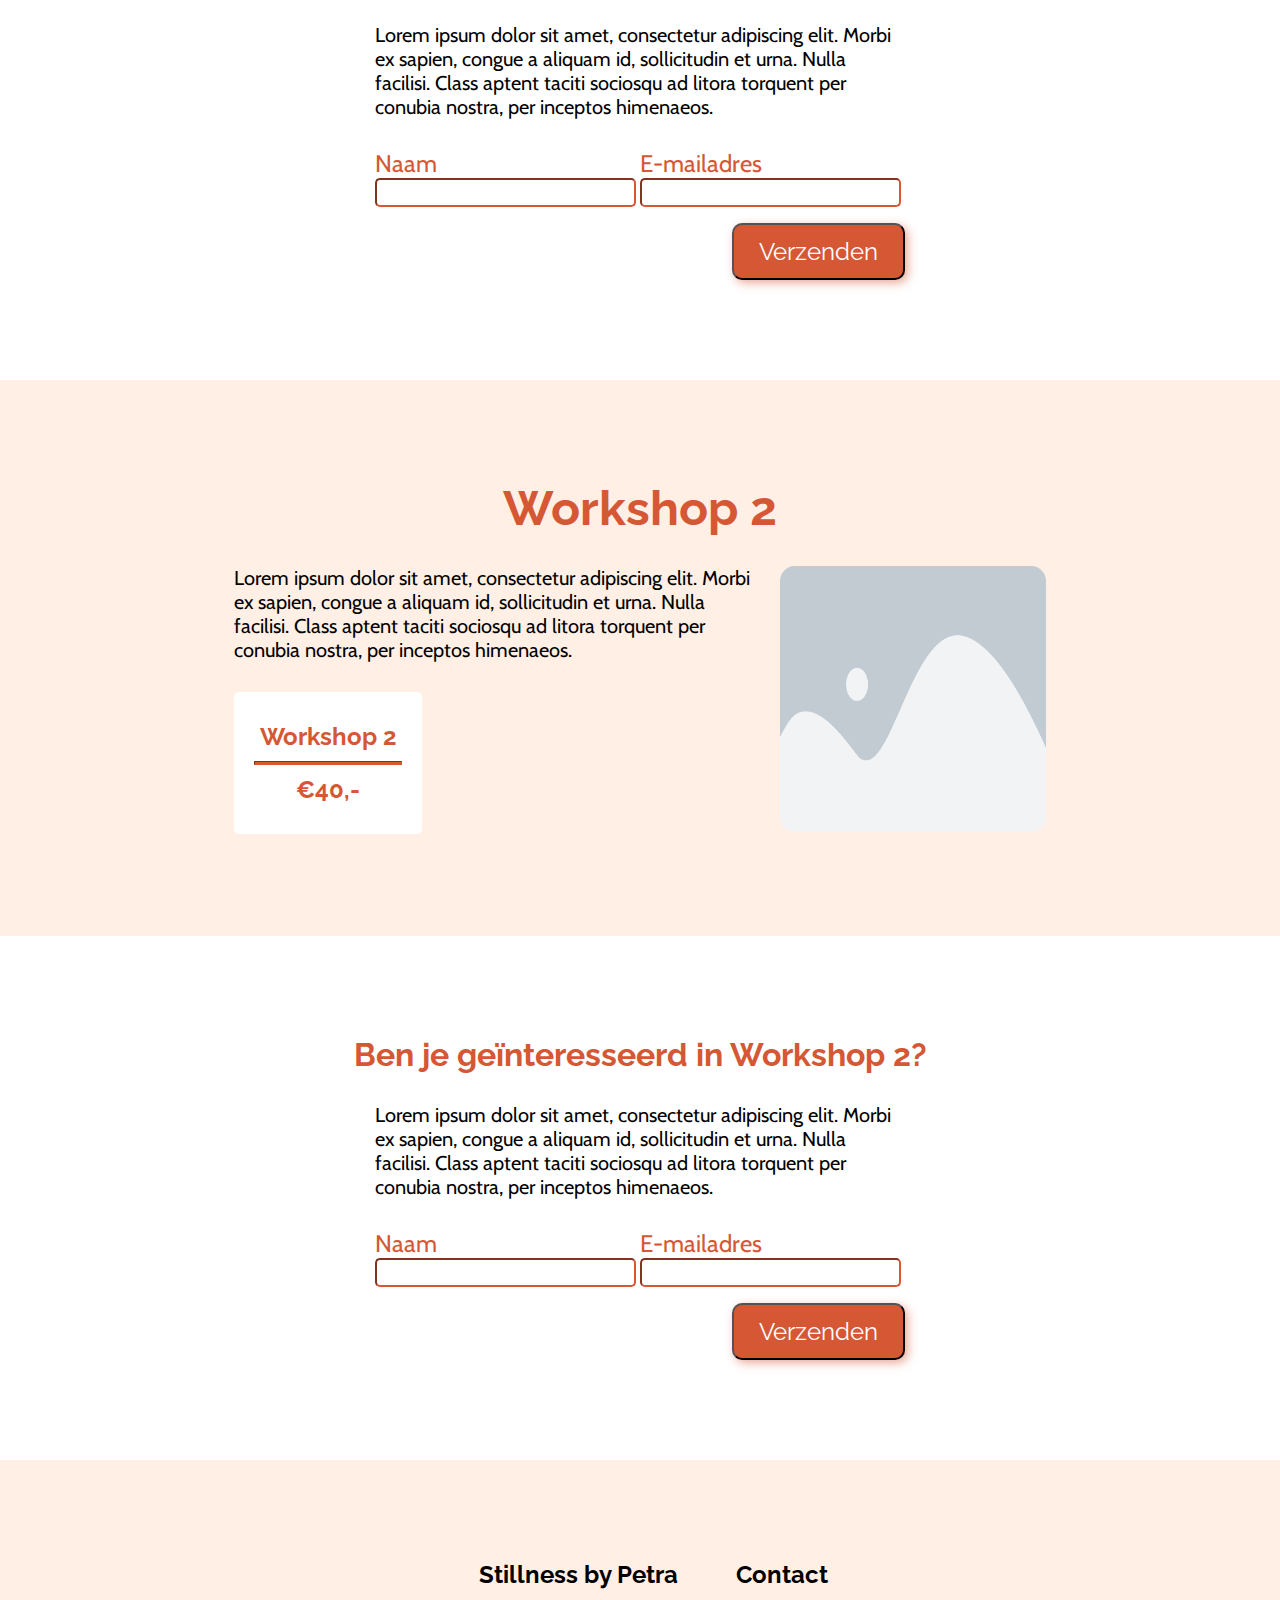
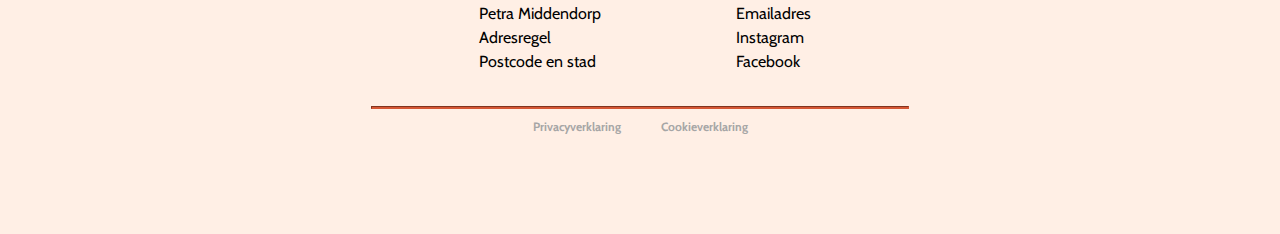
<file: html/workshops.html>
<!DOCTYPE html>
<html lang="nl">
    <head>
        <meta charset="UTF-8" />
        <title>Stillness by Petra</title>
        <link rel="stylesheet" href="../css/main.css" />
        <link rel="stylesheet" href="../css/workshops.css" />
    </head>
    <body>
        <nav id="navigatie">
            <section id="navigatieLinks">
                <a href="../index.html" ><img src="../images/logo.png" id="logo"/></a>
            </section>
            <section id="navigatieRechts">
                <ul id="navigatieLijst">
                    <li><a href="overmij.html">Over mij</a></li>
                    <li>Wat ik doe</li>
                    <li>Contact</li>
                    <li><button>Afspraak maken</button></li>
                </ul>
            </section>
            
        </nav>
        <main>
            <section id="headerImage">
                <section id="headerText">
                    <h1>Workshops</h1>
                </section>
            </section>
            
            <section id="workshop1">
                <h2>Workshop 1</h2>
                <section id="workshop1Info">
                    <section id="workshop1Tekst">
                        <p>Lorem ipsum dolor sit amet, consectetur adipiscing elit. Morbi ex sapien, congue a aliquam id, sollicitudin et urna. Nulla facilisi. Class aptent taciti sociosqu ad litora torquent per conubia nostra, per inceptos himenaeos.</p>
                        <div id="workshop1Prijs">
                            <h4>Workshop 1</h4>
                            <hr />
                            <h4>€40,-</h4>
                        </div>
                    </section>
                    <section id="workshop1Image">
                        <img src="../images/placeholder.png" />
                    </section>
                </section>
            </section>
            
            <section id="workshop1Inschrijven">
                <h3>Ben je geïnteresseerd in Workshop 1?</h3>
                    <section id="workshop1InschrijvenTekst">
                        <p>Lorem ipsum dolor sit amet, consectetur adipiscing elit. Morbi ex sapien, congue a aliquam id, sollicitudin et urna. Nulla facilisi. Class aptent taciti sociosqu ad litora torquent per conubia nostra, per inceptos himenaeos.</p>
                        <section id="workshop1InschrijvenForm">
                            <form id="workshop1Form">
                                <section id="workshop1InschrijvenFormBoven">
                                    <section id="workshop1InschrijvenFormLinks">
                                        <label for="workshop1Naam">Naam</label>
                                        <input type="text" id="workshop1Naam"/>
                                    </section>
                                    <section id="workshop1InschrijvenFormRechts">
                                        <label for="workshop1Email">E-mailadres</label>
                                        <input type="email" id="workshop1Email"/>
                                    </section>
                                </section>
                                <section id="workshop1InschrijvenFormOnder">
                                    <button type="submit">Verzenden</button>
                                </section>
                            </form>
                        </section>
                    </section>
            </section>
            
            <section id="workshop2">
                <h2>Workshop 2</h2>
                <section id="workshop2Info">
                    <section id="workshop2Tekst">
                        <p>Lorem ipsum dolor sit amet, consectetur adipiscing elit. Morbi ex sapien, congue a aliquam id, sollicitudin et urna. Nulla facilisi. Class aptent taciti sociosqu ad litora torquent per conubia nostra, per inceptos himenaeos.</p>
                        <div id="workshop2Prijs">
                            <h4>Workshop 2</h4>
                            <hr />
                            <h4>€40,-</h4>
                        </div>
                    </section>
                    <section id="workshop2Image">
                        <img src="../images/placeholder.png" />
                    </section>
                </section>
            </section>
            
            <section id="workshop2Inschrijven">
                <h3>Ben je geïnteresseerd in Workshop 2?</h3>
                    <section id="workshop2InschrijvenTekst">
                        <p>Lorem ipsum dolor sit amet, consectetur adipiscing elit. Morbi ex sapien, congue a aliquam id, sollicitudin et urna. Nulla facilisi. Class aptent taciti sociosqu ad litora torquent per conubia nostra, per inceptos himenaeos.</p>
                        <section id="workshop2InschrijvenForm">
                            <form id="workshop2Form">
                                <section id="workshop2InschrijvenFormBoven">
                                    <section id="workshop2InschrijvenFormLinks">
                                        <label for="workshop1Naam">Naam</label>
                                        <input type="text" id="workshop1Naam"/>
                                    </section>
                                    <section id="workshop2InschrijvenFormRechts">
                                        <label for="workshop1Email">E-mailadres</label>
                                        <input type="email" id="workshop1Email"/>
                                    </section>
                                </section>
                                <section id="workshop2InschrijvenFormOnder">
                                    <button type="submit">Verzenden</button>
                                </section>
                            </form>
                        </section>
                    </section>
            </section>
            
        </main>
        <footer id="footer">
            <section id="footerInfo">
                <section id="footerInfoPetra">
                    <h4>Stillness by Petra</h4>
                    <ul>
                        <li>Petra Middendorp</li>
                        <li>Adresregel</li>
                        <li>Postcode en stad</li>
                    </ul>
                </section>
                <section id="footerInfoContact">
                    <h4>Contact</h4>
                    <ul>
                        <li>Emailadres</li>
                        <li>Instagram</li>
                        <li>Facebook</li>
                    </ul>
                </section>
            </section>
            <hr />
            <section id="footerInfoVerklaringen">
                <h5>Privacyverklaring</h5>
                <h5>Cookieverklaring</h5>
            </section>
        </footer>
    </body>
</html>
</file>
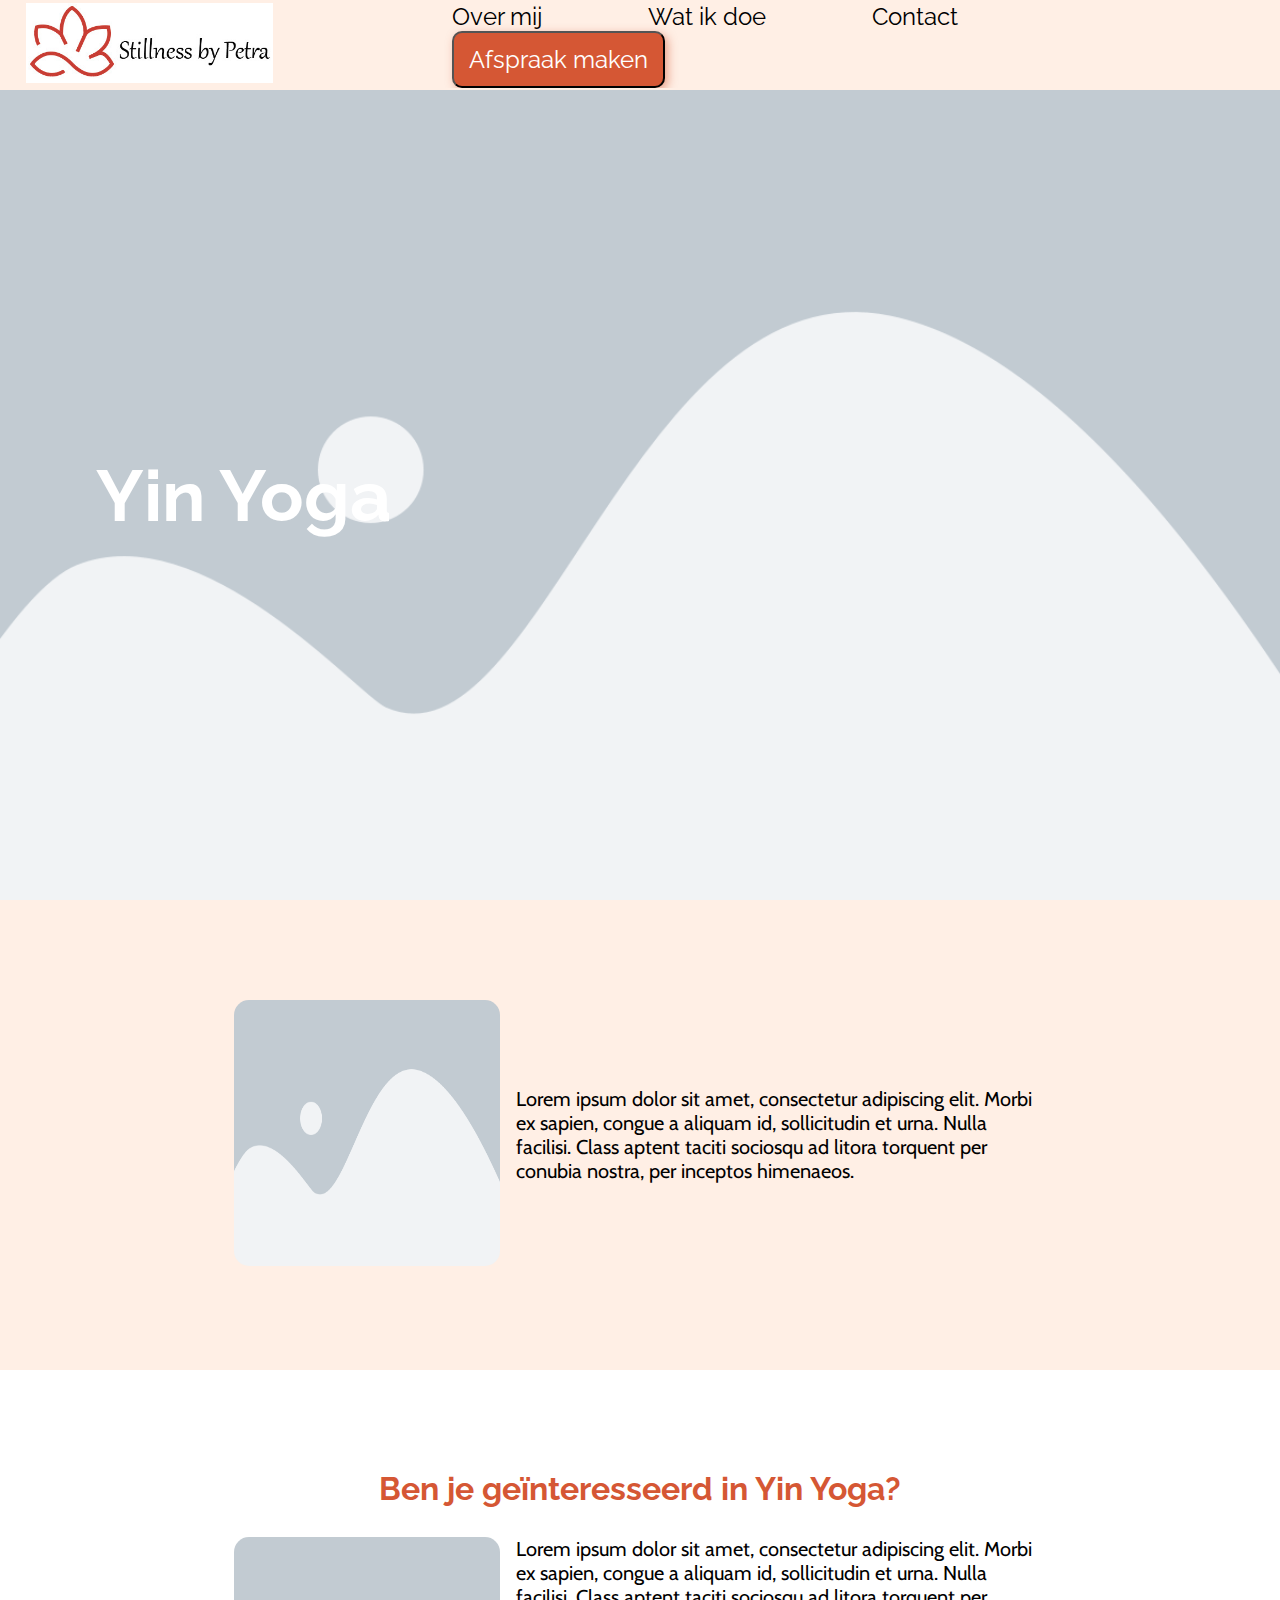
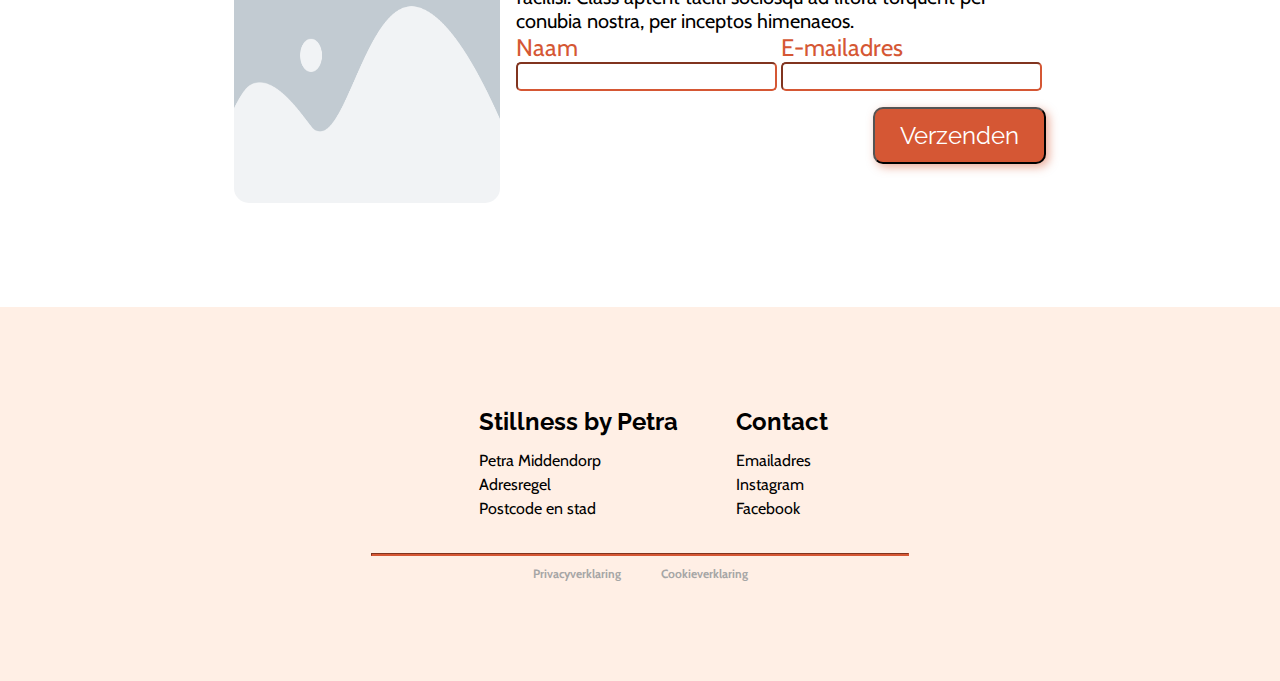
<file: html/yinyoga.html>
<!DOCTYPE html>
<html lang="nl">
    <head>
        <meta charset="UTF-8" />
        <title>Stillness by Petra</title>
        <link rel="stylesheet" href="../css/main.css" />
        <link rel="stylesheet" href="../css/yinyoga.css" />
    </head>
    <body>
        <nav id="navigatie">
            <section id="navigatieLinks">
                <a href="../index.html" ><img src="../images/logo.png" id="logo"/></a>
            </section>
            <section id="navigatieRechts">
                <ul id="navigatieLijst">
                    <li><a href="overmij.html">Over mij</a></li>
                    <li>Wat ik doe</li>
                    <li>Contact</li>
                    <li><button>Afspraak maken</button></li>
                </ul>
            </section>
            
        </nav>
        <main>
            <section id="headerImage">
                <section id="headerText">
                    <h1>Yin Yoga</h1>
                </section>
            </section>
            <section id="yinyoga">
                <section id="yinyogaImage">
                    <img src="../images/placeholder.png" />
                </section>
                <section id="yinyogaTekst">
                    <p>Lorem ipsum dolor sit amet, consectetur adipiscing elit. Morbi ex sapien, congue a aliquam id, sollicitudin et urna. Nulla facilisi. Class aptent taciti sociosqu ad litora torquent per conubia nostra, per inceptos himenaeos.</p>
                </section>
            </section>
            <section id="yinyogaInfo">
                <h3>Ben je geïnteresseerd in Yin Yoga?</h3>
                <section id="yinyogaInteresse">
                    <section id="yinyogaInfoImage">
                        <img src="../images/placeholder.png" />
                    </section>
                    <section id="yinyogaInfoTekst">
                        <p>Lorem ipsum dolor sit amet, consectetur adipiscing elit. Morbi ex sapien, congue a aliquam id, sollicitudin et urna. Nulla facilisi. Class aptent taciti sociosqu ad litora torquent per conubia nostra, per inceptos himenaeos.</p>
                        <section id="interesseForm">
                            <form>
                                <section id="boven">
                                    <section id="links">
                                        <label for="yinyogaNaam">Naam</label>
                                        <input type="text" id="yinyogaNaam"/>
                                    </section>
                                    <section id="rechts">
                                        <label for="yinyogaEmail">E-mailadres</label>
                                        <input type="email" id="yinyogaEmail"/>
                                    </section>
                                </section>
                                <section id="onder">
                                    <button type="submit">Verzenden</button>
                                </section>
                            </form>
                        </section>
                        
                    </section>
                </section>
            </section>
        </main>
        <footer id="footer">
            <section id="footerInfo">
                <section id="footerInfoPetra">
                    <h4>Stillness by Petra</h4>
                    <ul>
                        <li>Petra Middendorp</li>
                        <li>Adresregel</li>
                        <li>Postcode en stad</li>
                    </ul>
                </section>
                <section id="footerInfoContact">
                    <h4>Contact</h4>
                    <ul>
                        <li>Emailadres</li>
                        <li>Instagram</li>
                        <li>Facebook</li>
                    </ul>
                </section>
            </section>
            <hr />
            <section id="footerInfoVerklaringen">
                <h5>Privacyverklaring</h5>
                <h5>Cookieverklaring</h5>
            </section>
        </footer>
    </body>
</html>
</file>
<file: css/main.css>
@import url('https://fonts.googleapis.com/css2?family=Bebas+Neue&family=Raleway&display=swap');
@import url('https://fonts.googleapis.com/css2?family=Bebas+Neue&family=Cabin&family=Raleway&display=swap');

* {
    margin: 0;
    padding: 0;
}

/* NAVIGATIE */
#navigatie {
    display: flex;
    flex-direction: row;
    height: 10vh;
    align-items: center;
    background-color: #FFEFE5;
}

#logo {
    height: 80px;
}

#navigatieLinks{
    width: 30%;
    margin-left: 2%;
}

#navigatieRechts {
    width: 70%;
    display: flex;
    justify-content: flex-end;
}

#navigatieLijst {
    font-family: Raleway, Arial;
    font-size: 24px;
    list-style-type: none;
    overflow: hidden;
}

#navigatieLijst li {
    display: inline-block;
    text-align: center;
    padding: 0px 50px;
}

a {
    text-decoration: none;
    color: #000000;
}

a:hover {
    color: #D55734;
}

button a {
    color: #FFFFFF;
}

button a:hover {
    color: #FFFFFF;
}

/* FOOTER */
#footer {
    width: 100%;
    background-color: #FFEFE5;
    display: flex;
    flex-direction:  column;
    align-items: center;
    margin-top: 100px;
    padding-top: 100px;
    padding-bottom: 100px;
}

#footerInfo {
    width: 536px;
    display: flex;
    flex-direction: row;
    margin-bottom: 30px;
}

#footerInfoPetra h4, #footerInfoContact h4 {
    margin-bottom: 15px;
}

#footerInfoPetra ul, #footerInfoContact ul {
    list-style-type: none;
}

#footerInfoPetra li, #footerInfoContact li {
    font-size: 16px;
    font-family: Cabin;
    color: #000000;
    margin-bottom: 5px;
}

#footerInfoPetra {
    width: 60%;
    margin-left: 20%;
}

#footerInfoContact {
    width: 40%;
}

#footer hr {
    width: 536px;
    height: 1px;
    color: #D55734;
    background-color: #D55734;
    border-color: #D55734;
    margin-bottom: 10px;
}

#footerInfoVerklaringen {
    display: flex;
    flex-direction: row;
}

#footerInfoVerklaringen h5 {
    margin-right: 20px;
    margin-left: 20px;
}

/* TEXT */
h1 {
    font-size: 72px;
    font-family: Raleway;
    color: #FFFFFF;
}

h2 {
    font-size: 48px;
    font-family: Raleway;
    color: #D55734;
}

h3 {
    font-size: 32px;
    font-family: Raleway;
    color: #D55734;
}

h4 {
    font-size: 24px;
    font-family: Raleway;
    color: #000000;
}

h5 {
    font-size: 12px;
    font-family: Cabin;
    color: #A6A6A6;
}

p {
    font-size: 20px;
    font-family: Cabin;
    color: #000000;
}

button {
    padding: 12px 15px;
    background-color: #D55734;
    box-shadow: 3px 3px 10px #D5573480;
    border-radius: 10px;
    font-family: Raleway;
    font-size: 24px;
    color: #FFFFFF;
}
</file>
<file: css/index.css>
main {
    display: flex;
    flex-direction: column;
    align-items: center;
}

#headerImage {
    height: 90vh;
    background-image: url(../images/placeholder.png);
    background-repeat: no-repeat;
    background-size: cover;
    display: flex;
    justify-content: center;
    align-items: center;
    width: 100%;
    margin-bottom: 100px;
}

#headerText {
    width: 1088px;
}

#ontspanningEnMassage {
    width: 812px;
    margin-top: 100px;
    margin-bottom: 100px;
    display: flex;
    flex-direction: column;
    align-items: center;
}

#ontspanningEnMassage h2 {
    margin-bottom: 30px;
}

#ontspanningEnMassage p {
    margin-bottom: 30px;
}

#diensten {
    width: 100vw;
    padding-top: 100px;
    padding-bottom: 100px;
    background-color: #FFEFE5;
    display: flex;
    flex-direction: row;
    justify-content: center;
}

.dienst {
    width: 240px;
    display: flex;
    flex-direction: column;
    align-items: center;
    justify-content: center;
}

#dienst1, #dienst2 {
    margin-right: 174px;
}

.dienst img {
    border-radius: 500px;
    height: 240px;
    width: 240px;
    margin-bottom: 30px;
}

.dienst hr {
    width: 240px;
    height: 2px;
    color: #D55734;
    background-color: #D55734;
    border-color: #D55734;
    margin-bottom: 15px;
}

#overMij {
    width: 812px;
    margin-top: 100px;
    margin-bottom: 100px;
    display: flex;
    flex-direction: row;
    justify-content: center;
}

#overMijTekst {
    margin-right: 16px;
}

#overMijTekst h2 {
    margin-bottom: 30px;
}

#overMijTekst p {
    margin-bottom: 30px;
}

#overMijImage img {
    width: 398px;
    height: 298px;
}

#testimonials {
    width: 100vw;
    padding-top: 100px;
    padding-bottom: 100px;
    background-color: #FFEFE5;
    display: flex;
    flex-direction: row;
    justify-content: center;
    
}

.testimonial {
    width: 260px;
    background-color: #FFFFFF;
    border-radius: 10px;
    padding: 30px;
}

.testimonial img, p {
    margin-bottom: 15px;
}

#testimonial1, #testimonial2 {
    margin-right: 54px;
}
</file>
<file: css/afspraakmaken.css>
main {
    display: flex;
    flex-direction: column;
    align-items: center;
}

#headerImage {
    height: 90vh;
    background-image: url(../images/placeholder.png);
    background-repeat: no-repeat;
    background-size: cover;
    display: flex;
    justify-content: center;
    align-items: center;
    width: 100%;
}

#headerText {
    width: 1088px;
}

#afspraakInfo {
    width: 1088px;
    margin-top: 100px;
    margin-bottom: 100px;
    display: flex;
    flex-direction: row;
    justify-content: center;
}

#afspraakTekst {
    width: 244px;
    margin-right: 16px;
}

#afspraakSocials{
    width: 122px;
    margin-right: 16px;
}

#afspraakmaken {
    width: 690px;
}

#afspraakSocials ul {
    list-style-type: none;
}

#afspraakSocials li {
    font-size: 16px;
    font-family: Cabin;
    color: #000000;
    margin-bottom: 5px;
}
</file>
<file: css/contact.css>
main {
    display: flex;
    flex-direction: column;
    align-items: center;
}

#headerImage {
    height: 90vh;
    background-image: url(../images/placeholder.png);
    background-repeat: no-repeat;
    background-size: cover;
    display: flex;
    justify-content: center;
    align-items: center;
    width: 100%;
}

#headerText {
    width: 1088px;
}

#contactInfo {
    width: 1088px;
    margin-top: 100px;
    margin-bottom: 100px;
    display: flex;
    flex-direction: row;
    justify-content: center;
}

#contactTekst {
    width: 244px;
    margin-right: 16px;
}

#contactSocials{
    width: 122px;
    margin-right: 16px;
}

#contactForm {
    width: 690px;
}

#contactSocials ul {
    list-style-type: none;
}

#contactSocials li {
    font-size: 16px;
    font-family: Cabin;
    color: #000000;
    margin-bottom: 5px;
}

form {
    display: flex;
    flex-direction: column;
    width: 530px;
}

label {
    display: block;
    font-family: Cabin;
    font-size: 24px;
    color: #D55734;
}

input, textarea {
    width: 247px;
    padding: 5px 5px;
    border-color: #D55734;
    border-radius: 5px;
    resize: none;
}

#boven, #midden-boven {
    display: flex;
    flex-direction: row;
    margin-bottom: 16px;
}

#bericht {
    width: 510px;
    margin-bottom: 16px;
    height: 150px;
}

.links {
    width: 50%;
}

.rechts {
    width: 50%;
}

#onder {
    display: flex;
    flex-direction: column;
    align-items: flex-end;
    width: 100%;
}

#onder button {
    padding: 12px 25px;
}

span {
    font-size: 12px;
}
</file>
<file: css/massages.css>
main {
    display: flex;
    flex-direction: column;
    align-items: center;
}

#headerImage {
    height: 90vh;
    background-image: url(../images/placeholder.png);
    background-repeat: no-repeat;
    background-size: cover;
    display: flex;
    justify-content: center;
    align-items: center;
    width: 100%;
}

#headerText {
    width: 1088px;
}

/* MASSAGE 1 */
#massage1 {
    width: 100vw;
    padding-top: 100px;
    padding-bottom: 100px;
    display: flex;
    flex-direction: column;
    justify-content: center;
    align-items: center;
    background-color: #FFEFE5;
}

#massage1Info {
    display: flex;
    flex-direction: row;
}

#massage1 h2 {
    margin-bottom: 30px;
}

#massage1Image {
    width: 536px;
}

#massage1Image img {
    width: 398px;
    height: 398px;
}

#massage1Tekst {
    width: 536px;
    padding-right: 16px;
}

#massage1Prijs {
    background-color: #FFFFFF;
    border-radius: 5px;
    width: 138px;
    padding: 20px 30px 20px 30px;
    text-align: center;
    margin-top: 30px;
}

#massage1Prijs h4 {
    color: #D55734;
    margin-bottom: 10px;
    margin-top: 10px;
}

#massage1Prijs hr {
    height: 2px;
    color: #D55734;
    background-color: #D55734;
    border-color: #D55734;
}

/* MASSAGE 2 */
#massage2 {
    width: 1088px;
    padding-top: 100px;
    padding-bottom: 100px;
    display: flex;
    flex-direction: column;
    justify-content: center;
    align-items: center;
}

#massage2Info {
    display: flex;
    flex-direction: row;
}

#massage2 h2 {
    margin-bottom: 30px;
}

#massage2Image {
    width: 536px;
}

#massage2Image img {
    width: 398px;
    height: 398px;
}

#massage2Tekst {
    width: 536px;
    padding-right: 16px;
}

#massage2Prijs {
    background-color: #FFFFFF;
    border-radius: 5px;
    width: 138px;
    padding: 20px 30px 20px 30px;
    text-align: center;
    margin-top: 30px;
    background-color: #FFEFE5;
}

#massage2Prijs h4 {
    color: #D55734;
    margin-bottom: 10px;
    margin-top: 10px;
}

#massage2Prijs hr {
    height: 2px;
    color: #D55734;
    background-color: #D55734;
    border-color: #D55734;
}

/* MASSAGE 3 */
#massage3 {
    width: 100vw;
    padding-top: 100px;
    padding-bottom: 100px;
    display: flex;
    flex-direction: column;
    justify-content: center;
    align-items: center;
    background-color: #FFEFE5;
}

#massage3Info {
    display: flex;
    flex-direction: row;
}

#massage3 h2 {
    margin-bottom: 30px;
}

#massage3Image {
    width: 536px;
}

#massage3Image img {
    width: 398px;
    height: 398px;
}

#massage3Tekst {
    width: 536px;
    padding-right: 16px;
}

#massage3Prijs {
    background-color: #FFFFFF;
    border-radius: 5px;
    width: 138px;
    padding: 20px 30px 20px 30px;
    text-align: center;
    margin-top: 30px;
}

#massage3Prijs h4 {
    color: #D55734;
    margin-bottom: 10px;
    margin-top: 10px;
}

#massage3Prijs hr {
    height: 2px;
    color: #D55734;
    background-color: #D55734;
    border-color: #D55734;
}

/* MASSAGE 2 */
#massage4 {
    width: 1088px;
    padding-top: 100px;
    padding-bottom: 100px;
    display: flex;
    flex-direction: column;
    justify-content: center;
    align-items: center;
}

#massage4Info {
    display: flex;
    flex-direction: row;
}

#massage4 h2 {
    margin-bottom: 30px;
}

#massage4Image {
    width: 536px;
}

#massage4Image img {
    width: 398px;
    height: 398px;
}

#massage4Tekst {
    width: 536px;
    padding-right: 16px;
}

#massage4Prijs {
    background-color: #FFFFFF;
    border-radius: 5px;
    width: 138px;
    padding: 20px 30px 20px 30px;
    text-align: center;
    margin-top: 30px;
    background-color: #FFEFE5;
}

#massage4Prijs h4 {
    color: #D55734;
    margin-bottom: 10px;
    margin-top: 10px;
}

#massage4Prijs hr {
    height: 2px;
    color: #D55734;
    background-color: #D55734;
    border-color: #D55734;
}
</file>
<file: css/overmij.css>
main {
    display: flex;
    flex-direction: column;
    align-items: center;
}

#headerImage {
    height: 90vh;
    background-image: url(../images/placeholder.png);
    background-repeat: no-repeat;
    background-size: cover;
    display: flex;
    justify-content: center;
    align-items: center;
    width: 100%;
}

#headerText {
    width: 1088px;
}

#overMij {
    width: 100vw;
    padding-top: 100px;
    padding-bottom: 100px;
    display: flex;
    flex-direction: row;
    justify-content: center;
    align-items: center;
    background-color: #FFEFE5;
}

#overMijImage {
    width: 406px;
    margin-right: 16px;
}

#overMijImage img {
    width: 398px;
    height: 398px;
}

#overMijTekst {
    width: 406px;
}

#overStillnessByPetra {
    width: 812px;
    margin-top: 100px;
    display: flex;
    flex-direction: row;
    justify-content: center;
}

#overStillnessByPetraImage {
    margin-right: 16px;
}

#overStillnessByPetraImage img {
    width: 398px;
    height: 398px;
}

#overStillnessByPetraTekst h3 {
    margin-bottom: 15px;
}
</file>
<file: css/workshops.css>
main {
    display: flex;
    flex-direction: column;
    align-items: center;
}

#headerImage {
    height: 90vh;
    background-image: url(../images/placeholder.png);
    background-repeat: no-repeat;
    background-size: cover;
    display: flex;
    justify-content: center;
    align-items: center;
    width: 100%;
}

#headerText {
    width: 1088px;
}

/* Workshop 1 */
#workshop1 {
    width: 100vw;
    padding-top: 100px;
    padding-bottom: 100px;
    display: flex;
    flex-direction: column;
    justify-content: center;
    align-items: center;
    background-color: #FFEFE5;
}

#workshop1Info {
    display: flex;
    flex-direction: row;
}

#workshop1 h2 {
    margin-bottom: 30px;
}

#workshop1Image {
    width: 266px;
}

#workshop1Image img {
    width: 266px;
    height: 266px;
    border-radius: 15px;
}

#workshop1Tekst {
    width: 530px;
    padding-right: 16px;
}

#workshop1Prijs {
    background-color: #FFFFFF;
    border-radius: 5px;
    width: 148px;
    padding: 20px;
    text-align: center;
    margin-top: 30px;
}

#workshop1Prijs h4 {
    color: #D55734;
    margin-bottom: 10px;
    margin-top: 10px;
}

#workshop1Prijs hr {
    height: 2px;
    color: #D55734;
    background-color: #D55734;
    border-color: #D55734;
}

/* Workshop 1 Inschrijven */

#workshop1Inschrijven {
    width: 812px;
    margin: 100px 0px;
    display: flex;
    flex-direction: column;
    justify-content: center;
    align-items: center;
}

#workshop1InschrijvenTekst {
    width: 530px;
}

#workshop1Inschrijven h3 {
    margin-bottom: 30px;
}

#workshop1Inschrijven p {
    margin-bottom: 30px;
}

#workshop1Form {
    display: flex;
    flex-direction: column;
    width: 530px;
}

#workshop1Form label {
    display: block;
    font-family: Cabin;
    font-size: 24px;
    color: #D55734;
}

#workshop1Form input {
    width: 247px;
    padding: 5px 5px;
    border-color: #D55734;
    border-radius: 5px;
}

#workshop1InschrijvenFormBoven {
    display: flex;
    flex-direction: row;
    margin-bottom: 16px;
}

#workshop1InschrijvenFormLinks {
    width: 50%;
}

#workshop1InschrijvenFormRechts {
    width: 50%;
}

#workshop1InschrijvenFormOnder {
    display: flex;
    flex-direction: column;
    align-items: flex-end;
    width: 100%;
}

#workshop1InschrijvenFormOnder button {
    padding: 12px 25px;
}

/* Workshop 2 */
#workshop2 {
    width: 100vw;
    padding-top: 100px;
    padding-bottom: 100px;
    display: flex;
    flex-direction: column;
    justify-content: center;
    align-items: center;
    background-color: #FFEFE5;
}

#workshop2Info {
    display: flex;
    flex-direction: row;
}

#workshop2 h2 {
    margin-bottom: 30px;
}

#workshop2Image {
    width: 266px;
}

#workshop2Image img {
    width: 266px;
    height: 266px;
    border-radius: 15px;
}

#workshop2Tekst {
    width: 530px;
    padding-right: 16px;
}

#workshop2Prijs {
    background-color: #FFFFFF;
    border-radius: 5px;
    width: 148px;
    padding: 20px;
    text-align: center;
    margin-top: 30px;
}

#workshop2Prijs h4 {
    color: #D55734;
    margin-bottom: 10px;
    margin-top: 10px;
}

#workshop2Prijs hr {
    height: 2px;
    color: #D55734;
    background-color: #D55734;
    border-color: #D55734;
}

/* Workshop 2 Inschrijven */

#workshop2Inschrijven {
    width: 812px;
    margin-top: 100px;
    display: flex;
    flex-direction: column;
    justify-content: center;
    align-items: center;
}

#workshop2InschrijvenTekst {
    width: 530px;
}

#workshop2Inschrijven h3 {
    margin-bottom: 30px;
}

#workshop2Inschrijven p {
    margin-bottom: 30px;
}

#workshop2Form {
    display: flex;
    flex-direction: column;
    width: 530px;
}

#workshop2Form label {
    display: block;
    font-family: Cabin;
    font-size: 24px;
    color: #D55734;
}

#workshop2Form input {
    width: 247px;
    padding: 5px 5px;
    border-color: #D55734;
    border-radius: 5px;
}

#workshop2InschrijvenFormBoven {
    display: flex;
    flex-direction: row;
    margin-bottom: 16px;
}

#workshop2InschrijvenFormLinks {
    width: 50%;
}

#workshop2InschrijvenFormRechts {
    width: 50%;
}

#workshop2InschrijvenFormOnder {
    display: flex;
    flex-direction: column;
    align-items: flex-end;
    width: 100%;
}

#workshop2InschrijvenFormOnder button {
    padding: 12px 25px;
}
</file>
<file: css/yinyoga.css>
main {
    display: flex;
    flex-direction: column;
    align-items: center;
}

#headerImage {
    height: 90vh;
    background-image: url(../images/placeholder.png);
    background-repeat: no-repeat;
    background-size: cover;
    display: flex;
    justify-content: center;
    align-items: center;
    width: 100%;
}

#headerText {
    width: 1088px;
}

#yinyoga {
    width: 100vw;
    padding-top: 100px;
    padding-bottom: 100px;
    display: flex;
    flex-direction: row;
    justify-content: center;
    align-items: center;
    background-color: #FFEFE5;
}

#yinyogaImage {
    width: 266px;
    margin-right: 16px;
}

#yinyogaImage img {
    width: 266px;
    height: 266px;
    border-radius: 15px;
}

#yinyogaTekst {
    width: 530px;
}

#yinyogaInfo {
    width: 812px;
    margin-top: 100px;
    display: flex;
    flex-direction: column;
    justify-content: center;
}

#yinyogaInteresse {
    display: flex;
    flex-direction: row;
}

#yinyogaInfoImage {
    margin-right: 16px;
    width: 266px;
}

#yinyogaInfoImage img {
    width: 266px;
    height: 266px;
    border-radius: 15px;
}

#yinyogaTekst {
    width: 530px;
}

#yinyogaInfo h3 {
    margin-bottom: 30px;
    text-align: center;
}

form {
    display: flex;
    flex-direction: column;
    width: 530px;
}

label {
    display: block;
    font-family: Cabin;
    font-size: 24px;
    color: #D55734;
}

input {
    width: 247px;
    padding: 5px 5px;
    border-color: #D55734;
    border-radius: 5px;
}

#boven {
    display: flex;
    flex-direction: row;
    margin-bottom: 16px;
}

#links {
    width: 50%;
}

#rechts {
    width: 50%;
}

#onder {
    display: flex;
    flex-direction: column;
    align-items: flex-end;
    width: 100%;
}

#onder button {
    padding: 12px 25px;
}
</file>
